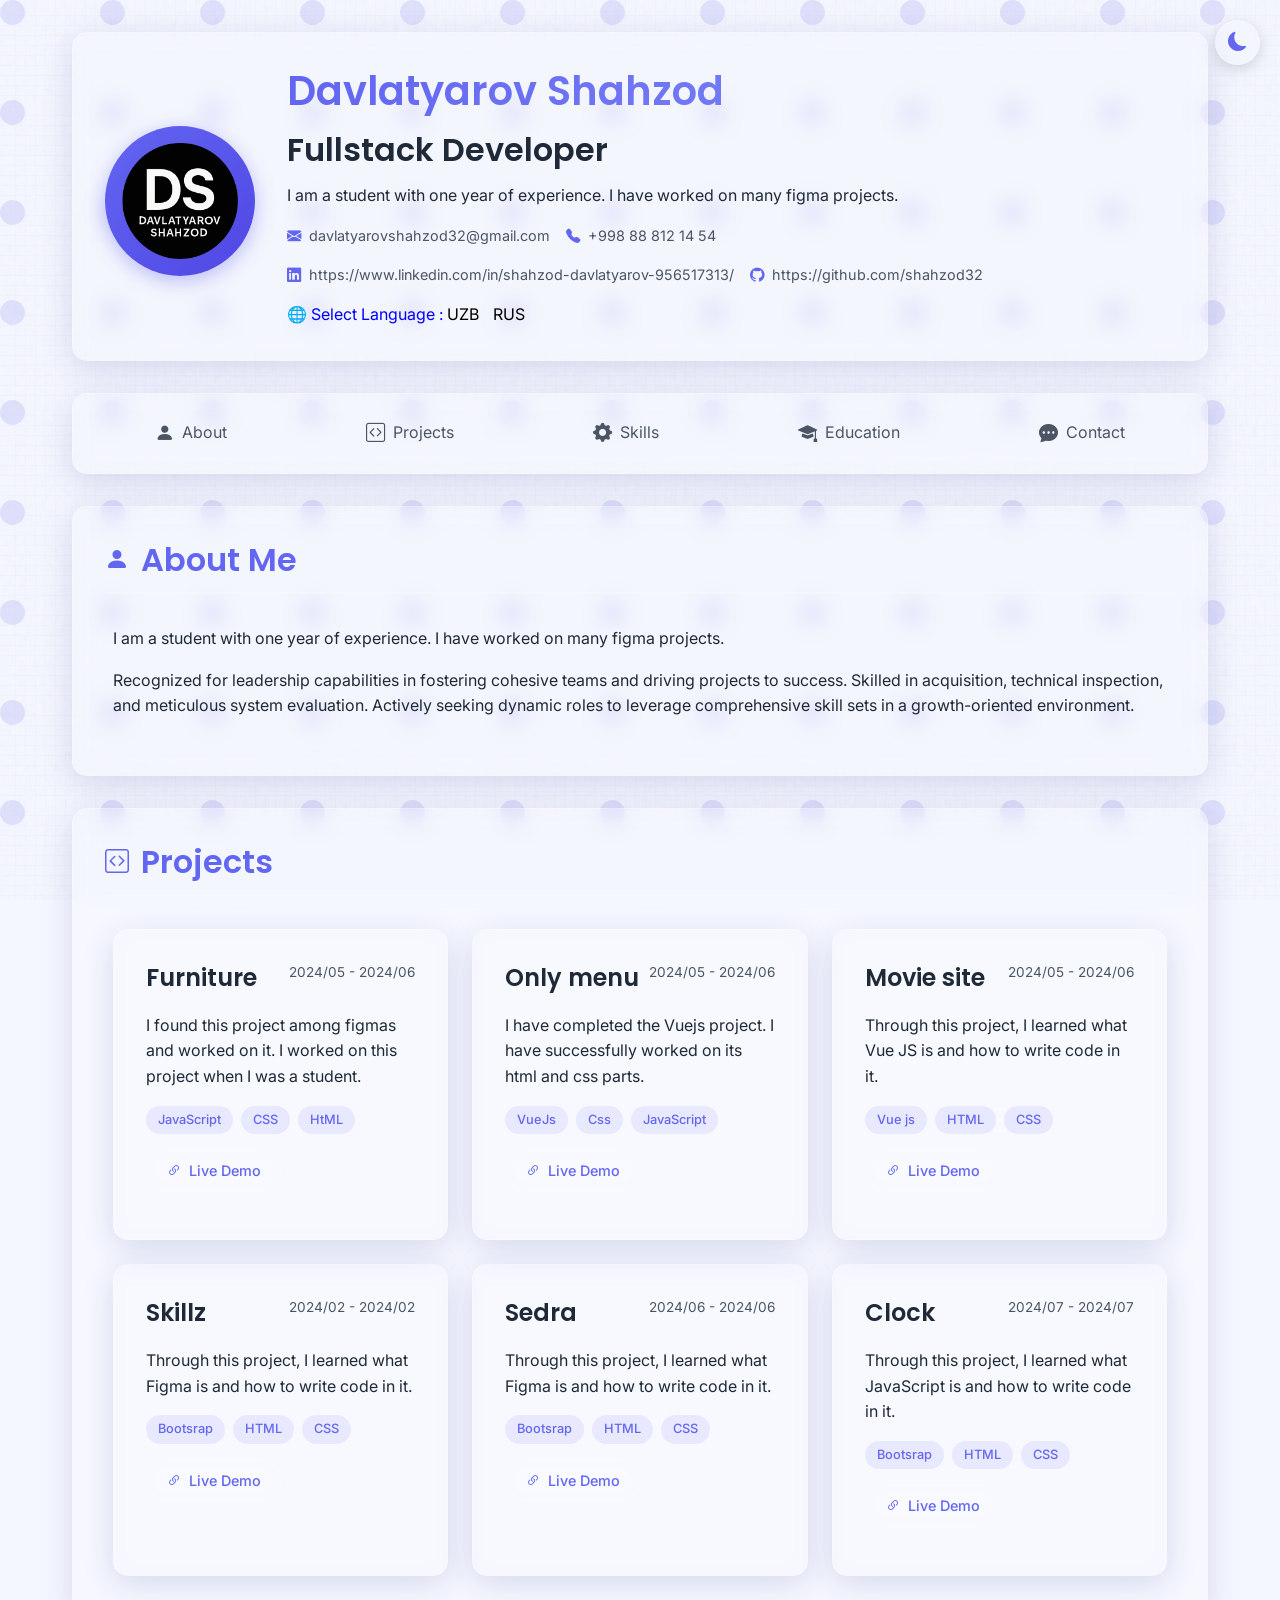
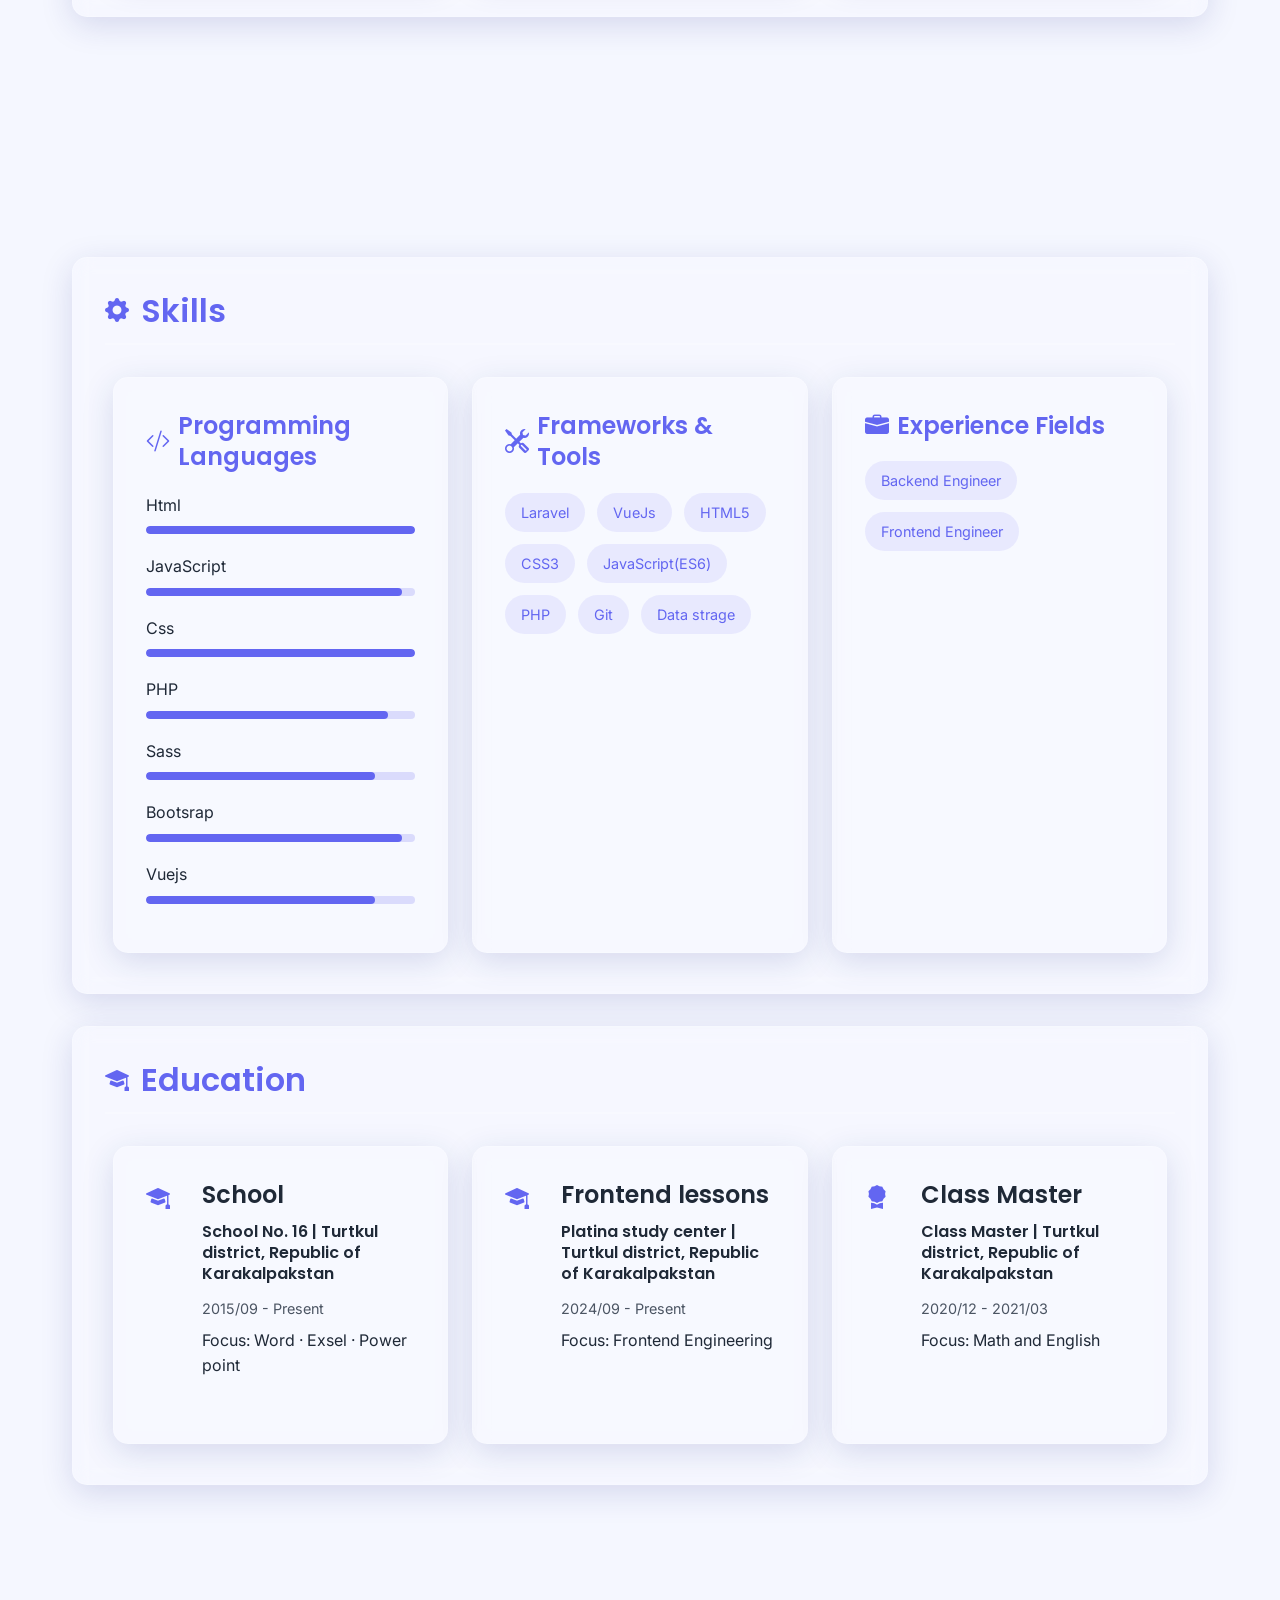
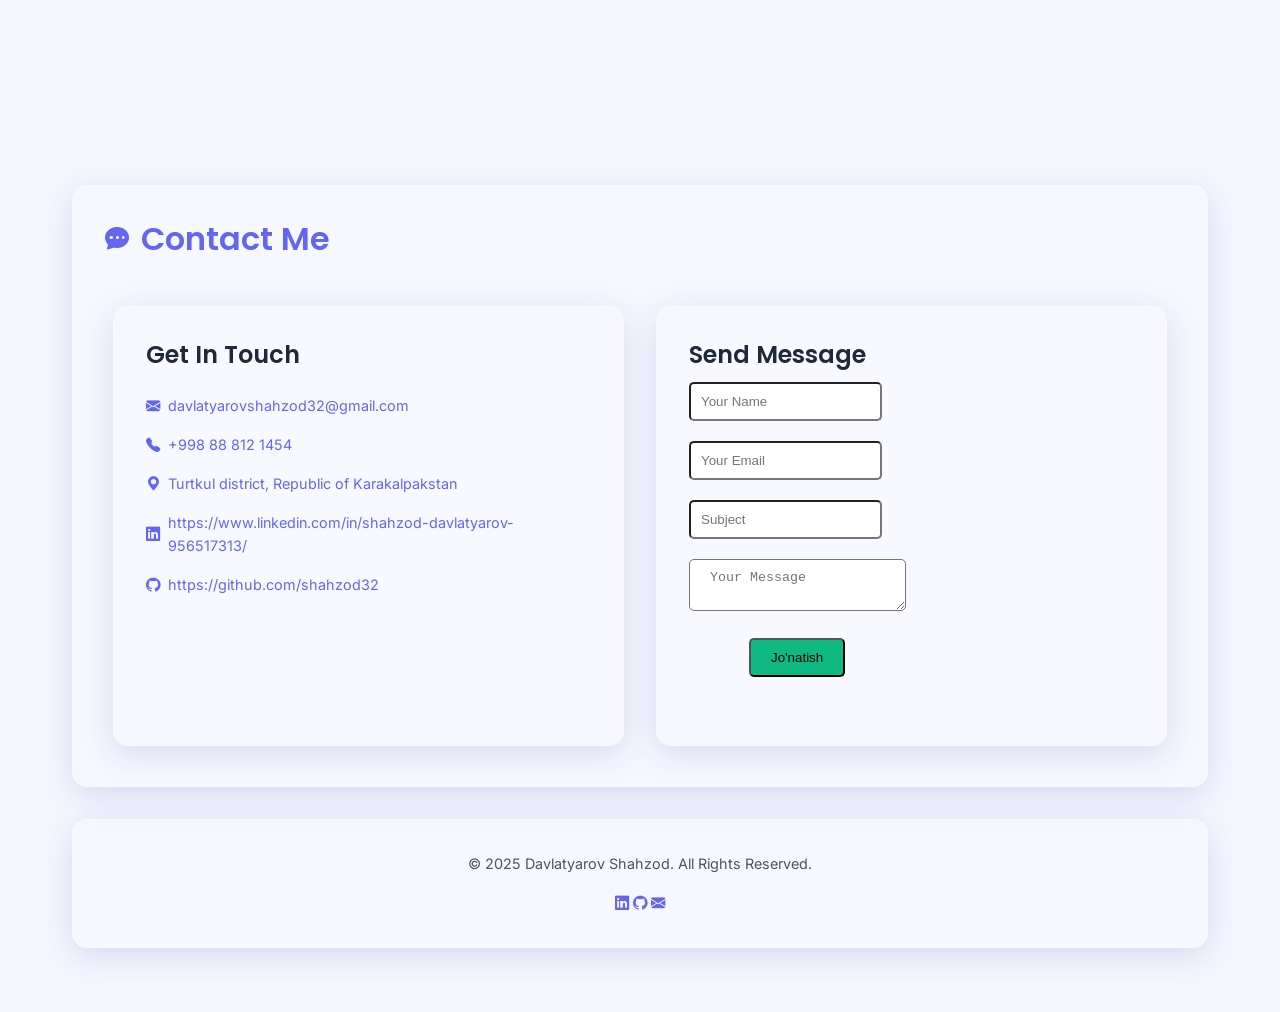
<file: index.html>
<!DOCTYPE html>
 <html lang="en">
 
 <head>
   <meta charset="UTF-8">
   <meta name="viewport" content="width=device-width, initial-scale=1.0">
   <title>Davlatyarov Shahzod | Fullstack Developer</title>
   <link rel="stylesheet" href="https://cdn.jsdelivr.net/npm/bootstrap-icons@1.11.3/font/bootstrap-icons.min.css">
   <link rel="stylesheet" href="style.css">
   <link rel="shortcut icon" href="./icon.png" type="">
 </head>
 
 <body>
   <div class="noise"></div>
   <div class="container">
    
     <header class="glass-card">
       <div class="profile-section">
         <div class="profile-image">
           <div class="avatar"><img src="./Adobe Express - file.png" alt=""></div>
         </div>
         <div class="profile-details">
           <h1>Davlatyarov Shahzod</h1>

           <h2>Fullstack Developer</h2>
           <p>I am a student with one year of experience. I have worked on many figma projects.</p>
           <div class="contact-links">
             <a href="mailto:davlatyarovshahzod32@gmail.com" class="contact-item">
               <i class="bi bi-envelope-fill"></i>
               <span>davlatyarovshahzod32@gmail.com</span>
             </a>
             <a href="tel:+998 88 812 14 54" class="contact-item">
               <i class="bi bi-telephone-fill"></i>
               <span>+998 88 812 14 54</span>
             </a>
             <a href="https://www.linkedin.com/feed/" target="_blank" class="contact-item">
               <i class="bi bi-linkedin"></i>
               <span>https://www.linkedin.com/in/shahzod-davlatyarov-956517313/</span>
             </a>
             <a href="https://github.com/shahzod32" target="_blank" class="contact-item">
               <i class="bi bi-github"></i>
               <span>https://github.com/shahzod32</span>
             </a>
            <li class="fdfs">🌐 Select <span>Language</span> :
              <a class="ds" href="./uzb.html">UZB</a>
              <a class="fs" href="./rus.html">RUS</a>
            </li>
            
           </div>
         </div>
       </div>
     </header>
 
     <!-- Navigation -->
     <nav class="glass-nav">
       <ul>
         <li><a href="#about" class="active"><i class="bi bi-person-fill"></i> About</a></li>
         <!-- <li><a href="#experience"><i class="bi bi-briefcase-fill"></i> Experience</a></li> -->
         <li><a href="#projects"><i class="bi bi-code-square"></i> Projects</a></li>
         <li><a href="#skills"><i class="bi bi-gear-fill"></i> Skills</a></li>
         <li><a href="#education"><i class="bi bi-mortarboard-fill"></i> Education</a></li>
         <li><a href="#contact"><i class="bi bi-chat-dots-fill"></i> Contact</a></li>
       </ul>
     </nav>
 
     <!-- Main Content -->
     <main>
       <!-- About Section -->
       <section id="about" class="glass-card section-card">
         <h2 class="section-title"><i class="bi bi-person-fill"></i> About Me</h2>
         <div class="section-content">
           <p>I am a student with one year of experience. I have worked on many figma projects.</p>
           <p>Recognized for leadership capabilities in fostering cohesive teams and driving projects to success. Skilled in acquisition, technical inspection, and meticulous system evaluation. Actively seeking dynamic roles to leverage comprehensive skill sets in a growth-oriented environment.</p>
         </div>
       </section>
 
     
 
       <!-- Projects Section -->
       <section id="projects" class="glass-card section-card">
         <h2 class="section-title"><i class="bi bi-code-square"></i> Projects</h2>
         <div class="section-content">
           <div class="projects-grid">
             <!-- Project 1 -->
             <div class="project-card glass-inner-card">
               <div class="project-header">
                 <h3>Furniture</h3>
                 <span class="project-date">2024/05 - 2024/06</span>
               </div>
               <p>I found this project among figmas and worked on it. I worked on this project when I was a student.</p>
               <div class="badges">
                 <span class="badge">JavaScript</span>
                 <span class="badge">CSS</span>
                 <span class="badge">HtML</span>
               
               </div>
               <div class="project-links">
                 <a href="https://room-pi-vert.vercel.app/" target="_blank" class="glass-button"><i class="bi bi-link-45deg"></i> Live Demo</a>
               </div>
             </div>
 
             <!-- Project 2 -->
             <div class="project-card glass-inner-card">
               <div class="project-header">
                 <h3>Only menu</h3>
                 <span class="project-date">2024/05 - 2024/06</span>
               </div>
               <p>I have completed the Vuejs project. I have successfully worked on its html and css parts.</p>
               <div class="badges">
                 <span class="badge">VueJs</span>
                 <span class="badge">Css</span>
                 <span class="badge">JavaScript</span>
                
               </div>
               <div class="project-links">
                 <a href="https://mc-burger00.vercel.app" target="_blank" class="glass-button"><i class="bi bi-link-45deg"></i> Live Demo</a>
               </div>
             </div>
 
             <!-- Project 3 -->
             <div class="project-card glass-inner-card">
               <div class="project-header">
                 <h3>Movie site</h3>
                 <span class="project-date">2024/05 - 2024/06</span>
               </div>
               <p>
                Through this project, I learned what Vue JS is and how to write code in it.</p>
               <div class="badges">
                 <span class="badge">Vue js</span>
                 <span class="badge">HTML</span>
                 <span class="badge">CSS </span>
               </div>
               <div class="project-links">
                 <a href="https://iltimos-mauve.vercel.app/" target="_blank" class="glass-button"><i class="bi bi-link-45deg"></i> Live Demo</a>
               </div>
             </div>
             <div class="project-card glass-inner-card">
               <div class="project-header">
                 <h3>Skillz</h3>
                 <span class="project-date">2024/02 - 2024/02</span>
               </div>
               <p>
                Through this project, I learned what Figma is and how to write code in it.</p>
               <div class="badges">
                 <span class="badge">Bootsrap</span>
                 <span class="badge">HTML</span>
                 <span class="badge">CSS </span>
               </div>
               <div class="project-links">
                 <a href="https://xudoshukursimplee.netlify.app/" target="_blank" class="glass-button"><i class="bi bi-link-45deg"></i> Live Demo</a>
               </div>
             </div>
             <div class="project-card glass-inner-card">
               <div class="project-header">
                 <h3>Sedra</h3>
                 <span class="project-date">2024/06 - 2024/06</span>
               </div>
               <p>
                Through this project, I learned what Figma is and how to write code in it.</p>
               <div class="badges">
                 <span class="badge">Bootsrap</span>
                 <span class="badge">HTML</span>
                 <span class="badge">CSS </span>
               </div>
               <div class="project-links">
                 <a href="https://xudoshukurseedra.netlify.app/" target="_blank" class="glass-button"><i class="bi bi-link-45deg"></i>Live Demo</a>
               </div>
             </div>
             <div class="project-card glass-inner-card">
               <div class="project-header">
                 <h3>Clock</h3>
                 <span class="project-date">2024/07 - 2024/07</span>
               </div>
               <p>
                Through this project, I learned what JavaScript is and how to write code in it.</p>
               <div class="badges">
                 <span class="badge">Bootsrap</span>
                 <span class="badge">HTML</span>
                 <span class="badge">CSS </span>
               </div>
               <div class="project-links">
                 <a href="https://xudoshukurclock.netlify.app/" target="_blank" class="glass-button"><i class="bi bi-link-45deg"></i> Live Demo</a>
               </div>
             </div>
 
             
             
           </div>
         </div>
       </section>
 
      
       
 
       <!-- Skills Section -->
       <section id="skills" class="glass-card section-card">
         <h2 class="section-title"><i class="bi bi-gear-fill"></i> Skills</h2>
         <div class="section-content">
           <div class="skills-container">
             <!-- Programming Languages -->
             <div class="skill-category glass-inner-card">
               <h3><i class="bi bi-code-slash"></i> Programming Languages</h3>
               <div class="skill-items">
                 <div class="skill-item">Html <div class="skill-level" data-level="100"></div>
                 </div>
                 <div class="skill-item">JavaScript <div class="skill-level" data-level="95"></div>
                 </div>
                 <div class="skill-item">Css <div class="skill-level" data-level="100"></div>
                 </div>
                 <div class="skill-item">PHP <div class="skill-level" data-level="90"></div>
                 </div>
                 <div class="skill-item">Sass <div class="skill-level" data-level="85"></div>
                 </div>
                 <div class="skill-item">Bootsrap <div class="skill-level" data-level="95"></div>
                 </div>
                 <div class="skill-item">Vuejs <div class="skill-level" data-level="85"></div>
                 </div>
               </div>
             </div>
 
             <!-- Frameworks and Tools -->
             <div class="skill-category glass-inner-card">
               <h3><i class="bi bi-tools"></i> Frameworks & Tools</h3>
               <div class="skill-tags">
                 <span class="skill-tag">Laravel</span>
                 <span class="skill-tag">VueJs</span>
                 <span class="skill-tag">HTML5</span>
                 <span class="skill-tag">CSS3</span>
                 <span class="skill-tag">JavaScript(ES6)</span>
                 <span class="skill-tag">PHP</span>
                 <span class="skill-tag">Git</span>
                 <span class="skill-tag">Data strage</span>

               </div>
             </div>
 
            
 
             <!-- Experience Fields -->
             <div class="skill-category glass-inner-card">
               <h3><i class="bi bi-briefcase-fill"></i> Experience Fields</h3>
               <div class="skill-tags">
                 

                 <span class="skill-tag">Backend Engineer</span>
                 <span class="skill-tag">Frontend Engineer</span>
                 
                 
           
               </div>
             </div>
 

           </div>
         </div>
       </section>
 
     
       <section id="education" class="glass-card section-card">
         <h2 class="section-title"><i class="bi bi-mortarboard-fill"></i> Education</h2>
         <div class="section-content">
           <div class="education-grid">
             <!-- Education 1 -->
             <div class="education-card glass-inner-card">
               <div class="education-icon">
                 <i class="bi bi-mortarboard-fill"></i>
               </div>
               <div class="education-details">
                 <h3>School</h3>
                 <h4>School No. 16 | Turtkul district, Republic of Karakalpakstan</h4>
                 <div class="education-date">2015/09 - Present</div>
              
                 <p>Focus: Word · Exsel · Power point </p>
               </div>
             </div>
 
             <!-- Education 2 -->
             <div class="education-card glass-inner-card">
               <div class="education-icon">
                 <i class="bi bi-mortarboard-fill"></i>
               </div>
               <div class="education-details">
                 <h3>Frontend lessons</h3>
                 <h4>Platina study center | Turtkul district, Republic of Karakalpakstan</h4>
                 <div class="education-date">2024/09 - Present</div>
                 
                 <p>Focus: Frontend Engineering</p>
               </div>
             </div>
 
             <!-- Training -->
             <div class="education-card glass-inner-card">
               <div class="education-icon">
                 <i class="bi bi-award-fill"></i>
               </div>
               <div class="education-details">
                 <h3>Class Master</h3>
                 <h4>Class Master | Turtkul district, Republic of Karakalpakstan</h4>
                 <div class="education-date">2020/12 - 2021/03</div>
                 <p>Focus: Math and English</p>
               </div>
             </div>
 

           </div>
         </div>
       </section>
 
       <!-- Contact Section -->
       <section id="contact" class="glass-card section-card">
         <h2 class="section-title"><i class="bi bi-chat-dots-fill"></i> Contact Me</h2>
         <div class="section-content">
           <div class="contact-wrapper">
             <div class="contact-info glass-inner-card">
               <h3>Get In Touch</h3>
               <div class="contact-items">
                 <div class="contact-item">
                   <i class="bi bi-envelope-fill"></i>
                   <a href="mailto:davlatyarovshahzod32@gmail.com">davlatyarovshahzod32@gmail.com</a>
                 </div>
                 <div class="contact-item">
                   <i class="bi bi-telephone-fill"></i>
                   <a href="tel:+998 88 812 1454">+998 88 812 1454</a>
                 </div>
                 <div class="contact-item">
                   <i class="bi bi-geo-alt-fill"></i>
                   <span><a href="https://maps.app.goo.gl/aL4dY6DNw5ZuT6Kt7">Turtkul district, Republic of Karakalpakstan</a></span>
                 </div>
                 <div class="contact-item">
                   <i class="bi bi-linkedin"></i>
                   <a href="https://www.linkedin.com/feed/" target="_blank">https://www.linkedin.com/in/shahzod-davlatyarov-956517313/</a>
                 </div>
                 <div class="contact-item">
                   <i class="bi bi-github"></i>
                   <a href="https://github.com/shahzod32" target="_blank">https://github.com/shahzod32</a>
                 </div>
               </div>
             </div>
 
             <div class="contact-form glass-inner-card">
               <h3>Send Message</h3>
               <form id="contactForm">
                 <div class="form-group">
                   <input class="se" type="text" id="name" placeholder="Your Name" required>
                 </div>
                 <div class="form-group">
                   <input class="se" type="email" id="email" placeholder="Your Email" required>
                 </div>
                 <div class="form-group">
                   <input class="se" type="text" id="subject" placeholder="Subject" required>
                 </div>
                 <div class="form-group">
                   <textarea class="sew" id="message" placeholder="Your Message" required></textarea>
                 </div>
                 <div class="form-group">
                  <button class="see">Jo'natish</button>
                 </div>
                 <!--<button type="submit" class="glass-button">Send Message</button> -->
               </form>
             </div>
           </div>
         </div>
       </section>
     </main>
 
     <!-- Footer -->
     <footer class="glass-card">
       <div class="footer-content">
         <div class="footer-text">
           <p>&copy; 2025 Davlatyarov Shahzod. All Rights Reserved.</p>
         </div>
         <div class="social-links">
           <a href="https://www.linkedin.com/feed/" target="_blank"><i class="bi bi-linkedin"></i></a>
           <a href="https://github.com/shahzod32" target="_blank"><i class="bi bi-github"></i></a>
           
           <a href="mailto:davlatyarovshahzod32@gmail.com"><i class="bi bi-envelope-fill"></i></a>
         </div>
       </div>
     </footer>
   </div>
 
   <script src="main.js"></script>
 </body>
 
 </html>
</file>
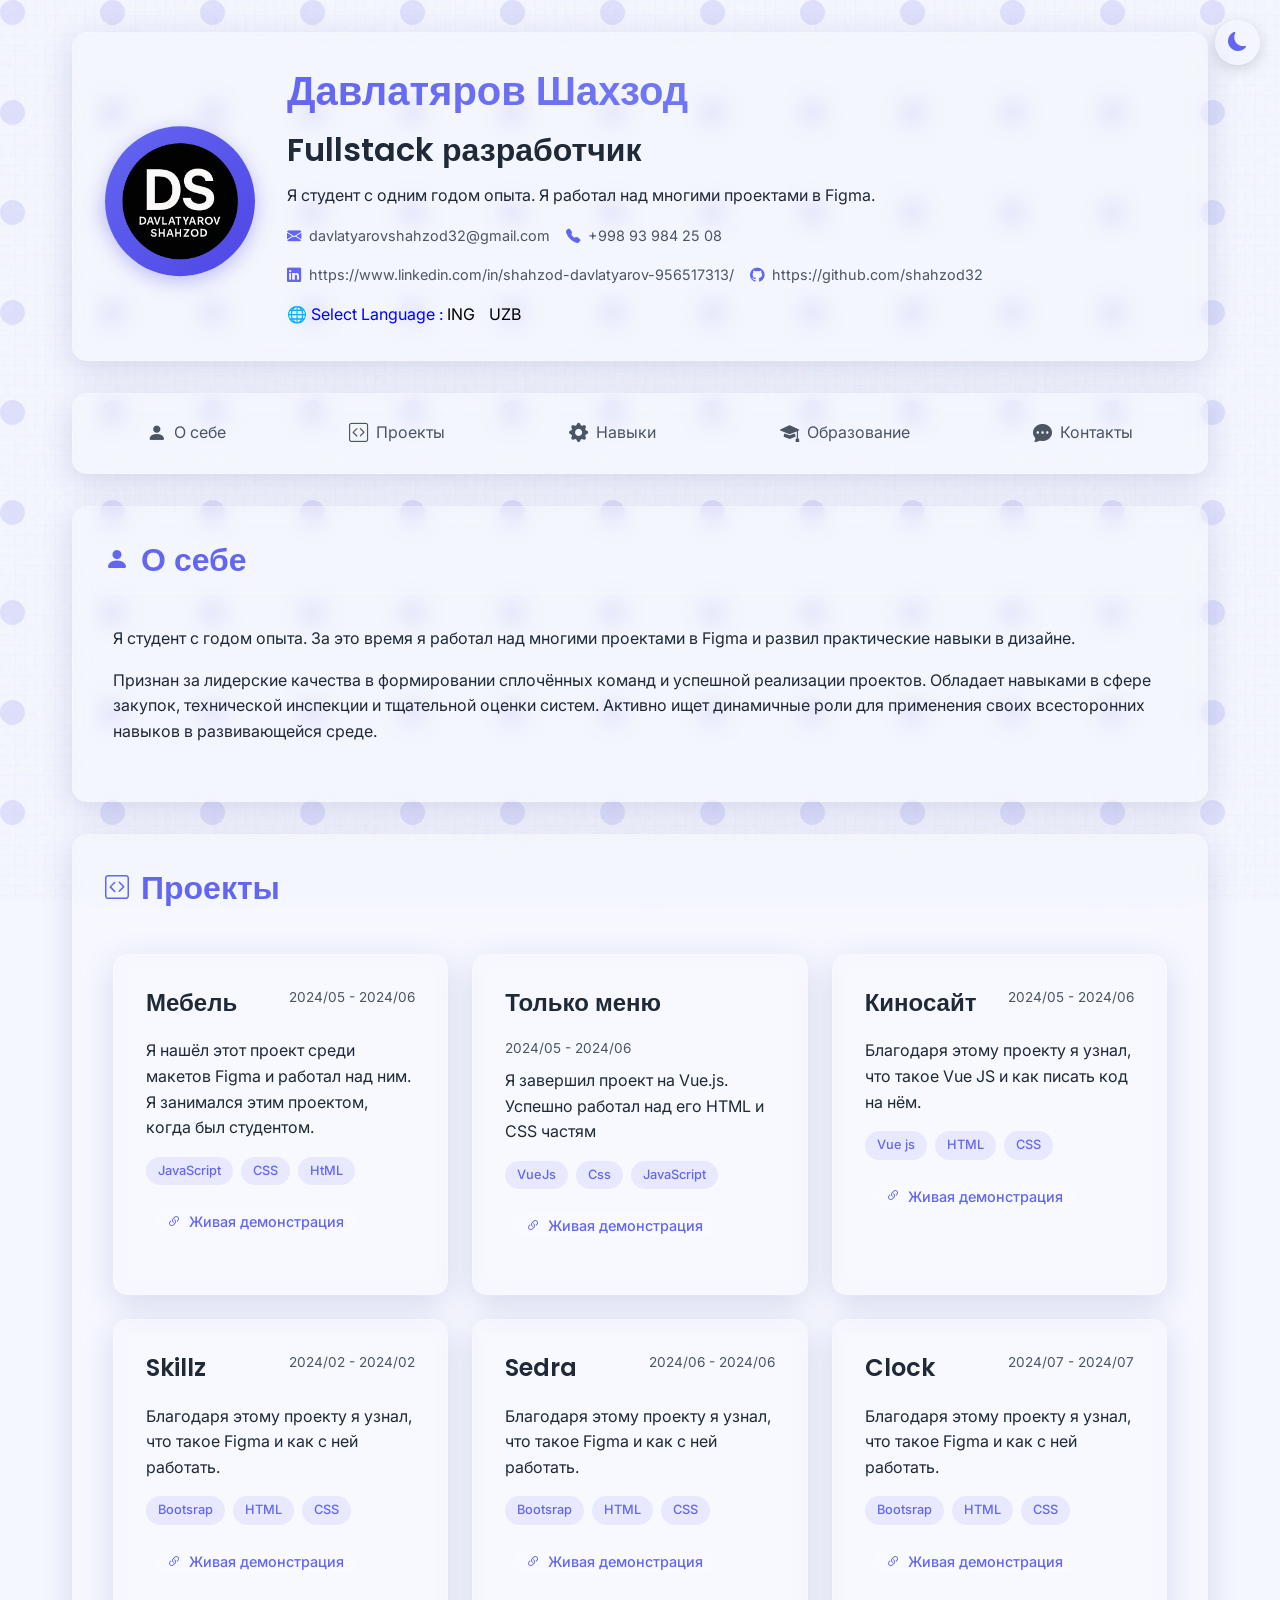
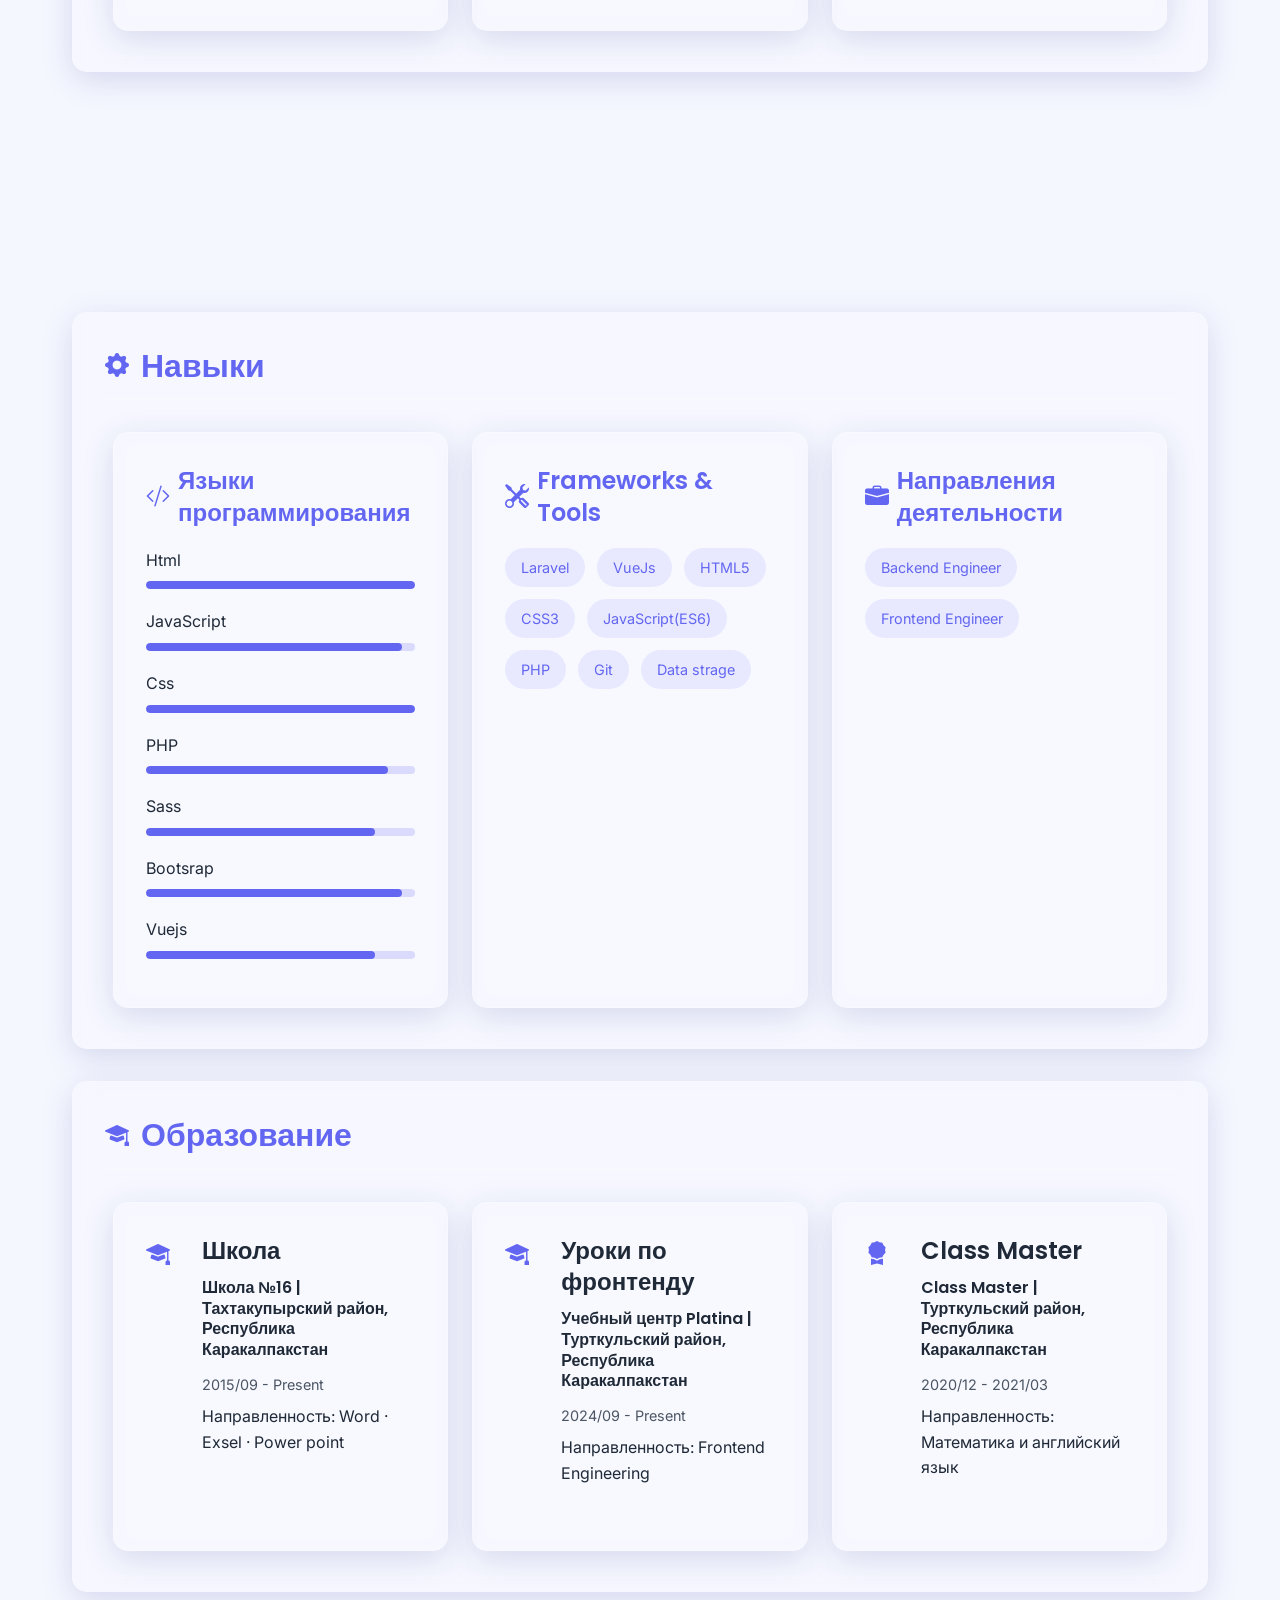
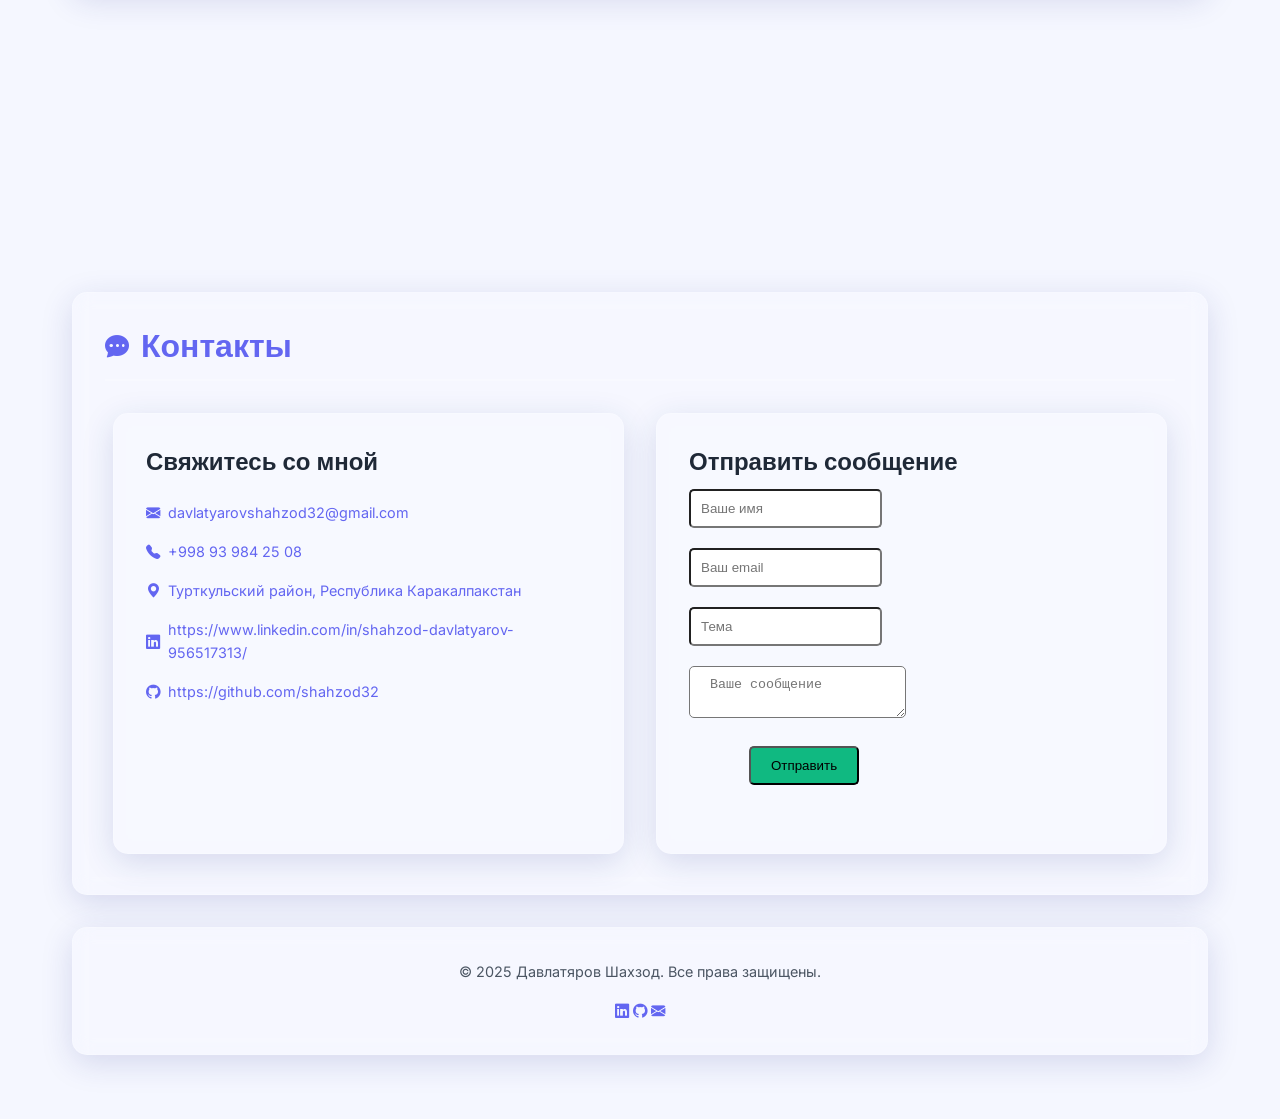
<file: rus.html>
<!DOCTYPE html>
 <html lang="en">
 
 <head>
   <meta charset="UTF-8">
   <meta name="viewport" content="width=device-width, initial-scale=1.0">
   <title>Давлатяров Шахзод | Fullstack разработчик</title>
   <link rel="stylesheet" href="https://cdn.jsdelivr.net/npm/bootstrap-icons@1.11.3/font/bootstrap-icons.min.css">
   <link rel="stylesheet" href="rus.css">
   <link rel="shortcut icon" href="./icon.png" type="">
 </head>
 
 <body>
   <div class="noise"></div>
   <div class="container">
    
     <header class="glass-card">
       <div class="profile-section">
         <div class="profile-image">
           <div class="avatar"><img src="./Adobe Express - file.png" alt=""></div>
         </div>
         <div class="profile-details">
           <h1>Давлатяров Шахзод</h1>
           <h2>Fullstack разработчик</h2>
           <p>Я студент с одним годом опыта. Я работал над многими проектами в Figma.</p>
           <div class="contact-links">
             <a href="mailto:davlatyarovshahzod32@gmail.com" class="contact-item">
               <i class="bi bi-envelope-fill"></i>
               <span>davlatyarovshahzod32@gmail.com</span>
             </a>
             <a href="tel:+998 88 812 14 54" class="contact-item">
               <i class="bi bi-telephone-fill"></i>
               <span>+998 93 984 25 08</span>
             </a>
             <a href="https://www.linkedin.com/feed/" target="_blank" class="contact-item">
               <i class="bi bi-linkedin"></i>
               <span>https://www.linkedin.com/in/shahzod-davlatyarov-956517313/</span>
             </a>
             <a href="https://github.com/shahzod32" target="_blank" class="contact-item">
               <i class="bi bi-github"></i>
               <span>https://github.com/shahzod32</span>
             </a>
            <li class="fdfs">🌐 Select <span>Language</span> :
              <a class="ds" href="./index.html">ING</a>
              <a class="fs" href="./uzb.css">UZB</a>
            </li>
            
           </div>
         </div>
       </div>
     </header>
 
     <!-- Navigation -->
     <nav class="glass-nav">
       <ul>
         <li><a href="#about" class="active"><i class="bi bi-person-fill"></i>О себе</a></li>
         <!-- <li><a href="#experience"><i class="bi bi-briefcase-fill"></i> Experience</a></li> -->
         <li><a href="#projects"><i class="bi bi-code-square"></i> Проекты</a></li>
         <li><a href="#skills"><i class="bi bi-gear-fill"></i> Навыки</a></li>
         <li><a href="#education"><i class="bi bi-mortarboard-fill"></i> Образование</a></li>
         <li><a href="#contact"><i class="bi bi-chat-dots-fill"></i> Контакты</a></li>
       </ul>
     </nav>
 
     <!-- Main Content -->
     <main>
       <!-- About Section -->
       <section id="about" class="glass-card section-card">
         <h2 class="section-title"><i class="bi bi-person-fill"></i> О себе</h2>
         <div class="section-content">
           <p>Я студент с годом опыта. За это время я работал над многими проектами в Figma и развил практические навыки в дизайне.</p>
           <p>Признан за лидерские качества в формировании сплочённых команд и успешной реализации проектов. Обладает навыками в сфере закупок, технической инспекции и тщательной оценки систем. Активно ищет динамичные роли для применения своих всесторонних навыков в развивающейся среде.</p>
         </div>
       </section>
 
     
 
       <!-- Projects Section -->
       <section id="projects" class="glass-card section-card">
         <h2 class="section-title"><i class="bi bi-code-square"></i> Проекты</h2>
         <div class="section-content">
           <div class="projects-grid">
             <!-- Project 1 -->
             <div class="project-card glass-inner-card">
               <div class="project-header">
                 <h3>Мебель</h3>
                 <span class="project-date">2024/05 - 2024/06</span>
               </div>
               <p>Я нашёл этот проект среди макетов Figma и работал над ним. Я занимался этим проектом, когда был студентом.</p>
               <div class="badges">
                 <span class="badge">JavaScript</span>
                 <span class="badge">CSS</span>
                 <span class="badge">HtML</span>
               
               </div>
               <div class="project-links">
                 <a href="https://room-pi-vert.vercel.app/" target="_blank" class="glass-button"><i class="bi bi-link-45deg"></i> Живая демонстрация</a>
               </div>
             </div>
 
             <!-- Project 2 -->
             <div class="project-card glass-inner-card">
               <div class="project-header">
                 <h3>Только меню</h3>
                 <span class="project-date">2024/05 - 2024/06</span>
               </div>
               <p>Я завершил проект на Vue.js. Успешно работал над его HTML и CSS частям</p>
               <div class="badges">
                 <span class="badge">VueJs</span>
                 <span class="badge">Css</span>
                 <span class="badge">JavaScript</span>
                
               </div>
               <div class="project-links">
                 <a href="https://mc-burger00.vercel.app" target="_blank" class="glass-button"><i class="bi bi-link-45deg"></i> Живая демонстрация</a>
               </div>
             </div>
 
             <!-- Project 3 -->
             <div class="project-card glass-inner-card">
               <div class="project-header">
                 <h3>Киносайт</h3>
                 <span class="project-date">2024/05 - 2024/06</span>
               </div>
               <p>
                Благодаря этому проекту я узнал, что такое Vue JS и как писать код на нём.</p>
               <div class="badges">
                 <span class="badge">Vue js</span>
                 <span class="badge">HTML</span>
                 <span class="badge">CSS </span>
               </div>
               <div class="project-links">
                 <a href="https://iltimos-mauve.vercel.app/" target="_blank" class="glass-button"><i class="bi bi-link-45deg"></i> Живая демонстрация</a>
               </div>
             </div>
             <div class="project-card glass-inner-card">
               <div class="project-header">
                 <h3>Skillz</h3>
                 <span class="project-date">2024/02 - 2024/02</span>
               </div>
               <p>
                Благодаря этому проекту я узнал, что такое Figma и как с ней работать.</p>
               <div class="badges">
                 <span class="badge">Bootsrap</span>
                 <span class="badge">HTML</span>
                 <span class="badge">CSS </span>
               </div>
               <div class="project-links">
                 <a href="https://xudoshukursimplee.netlify.app/" target="_blank" class="glass-button"><i class="bi bi-link-45deg"></i> Живая демонстрация</a>
               </div>
             </div>
             <div class="project-card glass-inner-card">
               <div class="project-header">
                 <h3>Sedra</h3>
                 <span class="project-date">2024/06 - 2024/06</span>
               </div>
               <p>
                Благодаря этому проекту я узнал, что такое Figma и как с ней работать.</p>
               <div class="badges">
                 <span class="badge">Bootsrap</span>
                 <span class="badge">HTML</span>
                 <span class="badge">CSS </span>
               </div>
               <div class="project-links">
                 <a href="https://xudoshukurseedra.netlify.app/" target="_blank" class="glass-button"><i class="bi bi-link-45deg"></i>Живая демонстрация</a>
               </div>
             </div>
             <div class="project-card glass-inner-card">
               <div class="project-header">
                 <h3>Clock</h3>
                 <span class="project-date">2024/07 - 2024/07</span>
               </div>
               <p>
                Благодаря этому проекту я узнал, что такое Figma и как с ней работать.</p>
               <div class="badges">
                 <span class="badge">Bootsrap</span>
                 <span class="badge">HTML</span>
                 <span class="badge">CSS </span>
               </div>
               <div class="project-links">
                 <a href="https://xudoshukurclock.netlify.app/" target="_blank" class="glass-button"><i class="bi bi-link-45deg"></i> Живая демонстрация</a>
               </div>
             </div>
 
             
             
           </div>
         </div>
       </section>
 
      
       
 
       <!-- Skills Section -->
       <section id="skills" class="glass-card section-card">
         <h2 class="section-title"><i class="bi bi-gear-fill"></i> Навыки</h2>
         <div class="section-content">
           <div class="skills-container">
             <!-- Programming Languages -->
             <div class="skill-category glass-inner-card">
               <h3><i class="bi bi-code-slash"></i> Языки программирования</h3>
               <div class="skill-items">
                 <div class="skill-item">Html <div class="skill-level" data-level="100"></div>
                 </div>
                 <div class="skill-item">JavaScript <div class="skill-level" data-level="95"></div>
                 </div>
                 <div class="skill-item">Css <div class="skill-level" data-level="100"></div>
                 </div>
                 <div class="skill-item">PHP <div class="skill-level" data-level="90"></div>
                 </div>
                 <div class="skill-item">Sass <div class="skill-level" data-level="85"></div>
                 </div>
                 <div class="skill-item">Bootsrap <div class="skill-level" data-level="95"></div>
                 </div>
                 <div class="skill-item">Vuejs <div class="skill-level" data-level="85"></div>
                 </div>
               </div>
             </div>
 
             <!-- Frameworks and Tools -->
             <div class="skill-category glass-inner-card">
               <h3><i class="bi bi-tools"></i> Frameworks & Tools</h3>
               <div class="skill-tags">
                 <span class="skill-tag">Laravel</span>
                 <span class="skill-tag">VueJs</span>
                 <span class="skill-tag">HTML5</span>
                 <span class="skill-tag">CSS3</span>
                 <span class="skill-tag">JavaScript(ES6)</span>
                 <span class="skill-tag">PHP</span>
                 <span class="skill-tag">Git</span>
                 <span class="skill-tag">Data strage</span>

               </div>
             </div>
 
            
 
             <!-- Experience Fields -->
             <div class="skill-category glass-inner-card">
               <h3><i class="bi bi-briefcase-fill"></i> Направления деятельности</h3>
               <div class="skill-tags">
                 

                 <span class="skill-tag">Backend Engineer</span>
                 <span class="skill-tag">Frontend Engineer</span>
                 
                 
           
               </div>
             </div>
 

           </div>
         </div>
       </section>
 
     
       <section id="education" class="glass-card section-card">
         <h2 class="section-title"><i class="bi bi-mortarboard-fill"></i> Образование</h2>
         <div class="section-content">
           <div class="education-grid">
             <!-- Education 1 -->
             <div class="education-card glass-inner-card">
               <div class="education-icon">
                 <i class="bi bi-mortarboard-fill"></i>
               </div>
               <div class="education-details">
                 <h3>Школа</h3>
                 <h4>Школа №16 | Тахтакупырский район, Республика Каракалпакстан</h4>
                 <div class="education-date">2015/09 - Present</div>
              
                 <p>Направленность: Word · Exsel · Power point </p>
               </div>
             </div>
 
             <!-- Education 2 -->
             <div class="education-card glass-inner-card">
               <div class="education-icon">
                 <i class="bi bi-mortarboard-fill"></i>
               </div>
               <div class="education-details">
                 <h3>Уроки по фронтенду</h3>
                 <h4>Учебный центр Platina | Турткульский район, Республика Каракалпакстан</h4>
                 <div class="education-date">2024/09 - Present</div>
                 
                 <p>Направленность: Frontend Engineering</p>
               </div>
             </div>
 
             <!-- Training -->
             <div class="education-card glass-inner-card">
               <div class="education-icon">
                 <i class="bi bi-award-fill"></i>
               </div>
               <div class="education-details">
                 <h3>Class Master</h3>
                 <h4>Class Master | Турткульский район, Республика Каракалпакстан</h4>
                 <div class="education-date">2020/12 - 2021/03</div>
                 <p>Направленность: Математика и английский язык</p>
               </div>
             </div>
 

           </div>
         </div>
       </section>
 
       <!-- Contact Section -->
       <section id="contact" class="glass-card section-card">
         <h2 class="section-title"><i class="bi bi-chat-dots-fill"></i> Контакты</h2>
         <div class="section-content">
           <div class="contact-wrapper">
             <div class="contact-info glass-inner-card">
               <h3>Свяжитесь со мной</h3>
               <div class="contact-items">
                 <div class="contact-item">
                   <i class="bi bi-envelope-fill"></i>
                   <a href="mailto:davlatyarovshahzod32@gmail.com">davlatyarovshahzod32@gmail.com</a>
                 </div>
                 <div class="contact-item">
                   <i class="bi bi-telephone-fill"></i>
                   <a href="tel:+998 88 812 1454">+998 93 984 25 08</a>
                 </div>
                 <div class="contact-item">
                   <i class="bi bi-geo-alt-fill"></i>
                   <span><a href="https://maps.app.goo.gl/aL4dY6DNw5ZuT6Kt7">Турткульский район, Республика Каракалпакстан</a></span>
                 </div>
                 <div class="contact-item">
                   <i class="bi bi-linkedin"></i>
                   <a href="https://www.linkedin.com/feed/" target="_blank">https://www.linkedin.com/in/shahzod-davlatyarov-956517313/</a>
                 </div>
                 <div class="contact-item">
                   <i class="bi bi-github"></i>
                   <a href="https://github.com/shahzod32" target="_blank">https://github.com/shahzod32</a>
                 </div>
               </div>
             </div>
 
             <div class="contact-form glass-inner-card">
               <h3>Отправить сообщение                                                                                                                                                                                                                                                                                                                                                      </h3>
               <form id="contactForm">
                 <div class="form-group">
                   <input class="se" type="text" id="name" placeholder="Ваше имя" required>
                 </div>
                 <div class="form-group">
                   <input class="se" type="email" id="email" placeholder="Ваш email" required>
                 </div>
                 <div class="form-group">
                   <input class="se" type="text" id="subject" placeholder="Тема" required>
                 </div>
                 <div class="form-group">
                   <textarea class="sew" id="message" placeholder="Ваше сообщение" required></textarea>
                 </div>
                 <div class="form-group">
                  <button class="see">Отправить</button>
                 </div>
                 <!--<button type="submit" class="glass-button">Send Message</button> -->
               </form>
             </div>
           </div>
         </div>
       </section>
     </main>
 
     <!-- Footer -->
     <footer class="glass-card">
       <div class="footer-content">
         <div class="footer-text">
           <p>&copy; 2025 Давлатяров Шахзод. Все права защищены.</p>
         </div>
         <div class="social-links">
           <a href="https://www.linkedin.com/feed/" target="_blank"><i class="bi bi-linkedin"></i></a>
           <a href="https://github.com/shahzod32" target="_blank"><i class="bi bi-github"></i></a>
           
           <a href="mailto:davlatyarovshahzod32@gmail.com"><i class="bi bi-envelope-fill"></i></a>
         </div>
       </div>
     </footer>
   </div>
 
   <script src="main.js"></script>
 </body>
 
 </html>
</file>
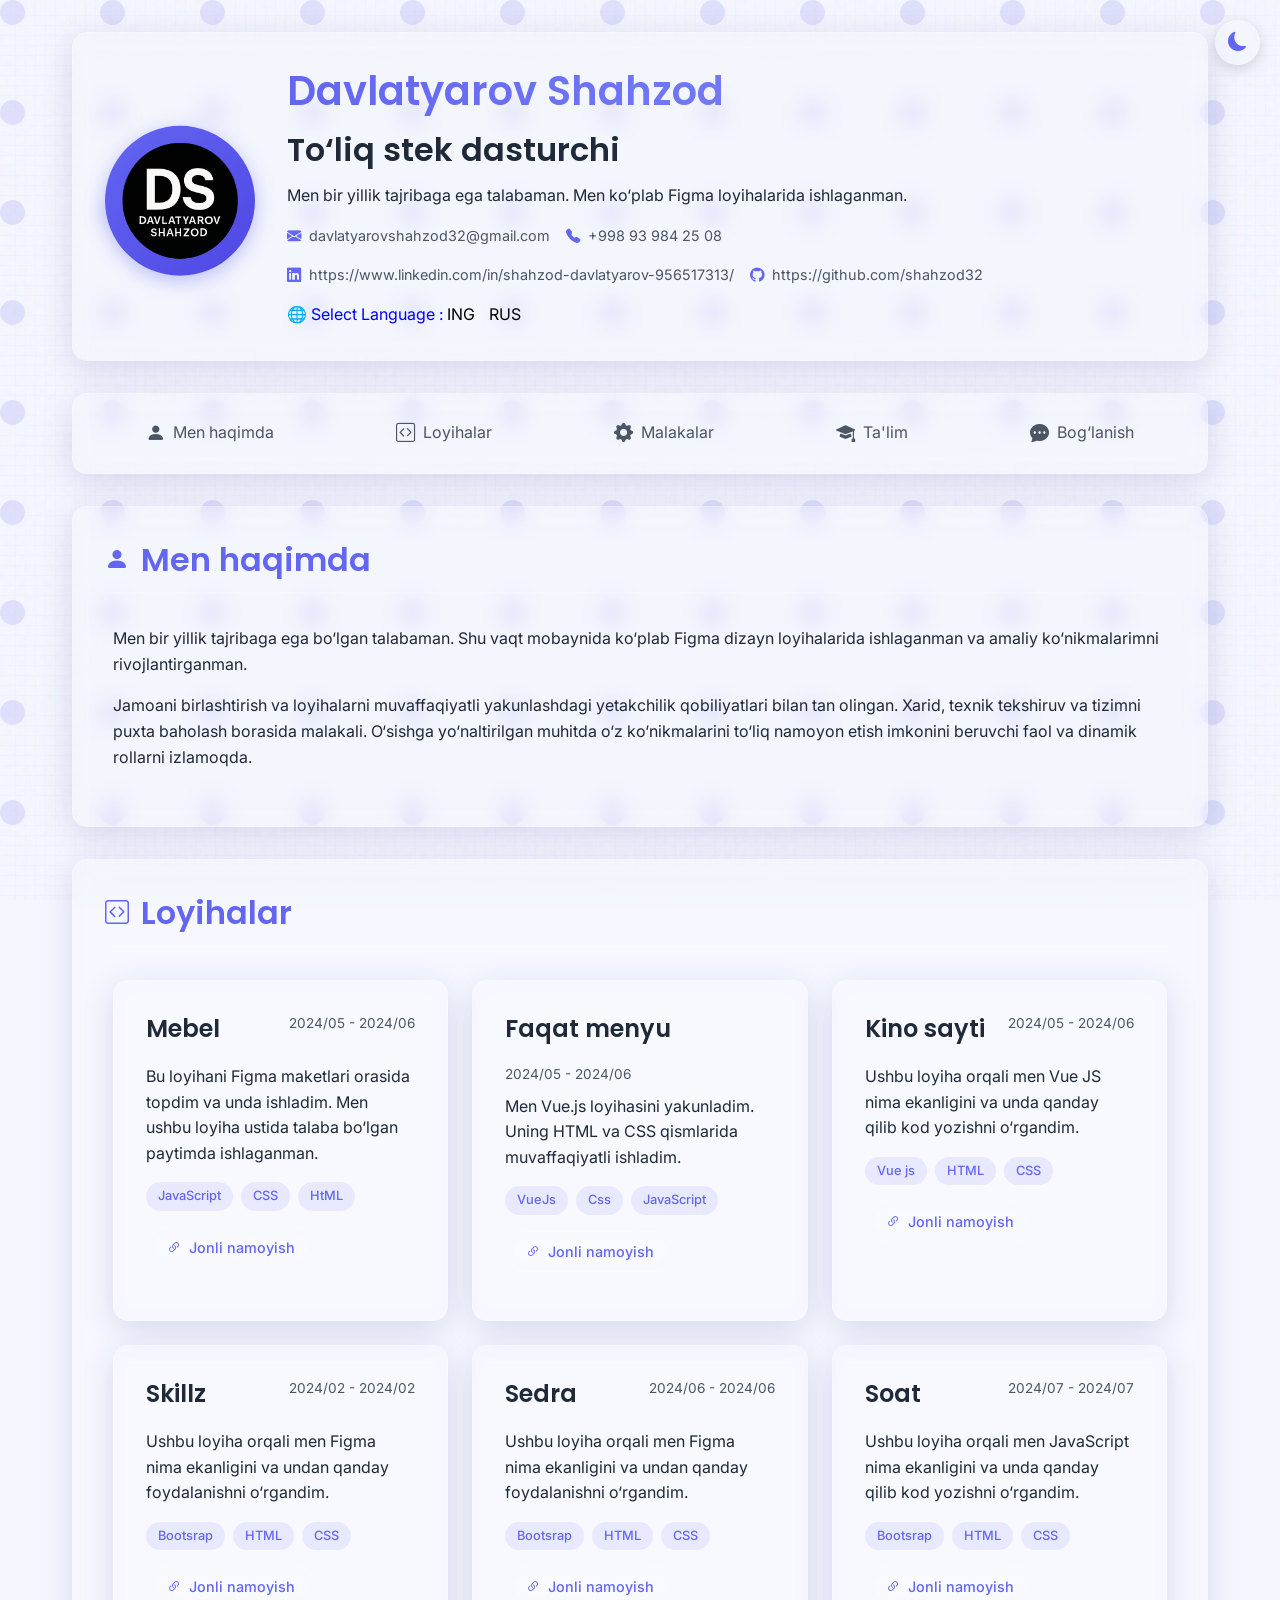
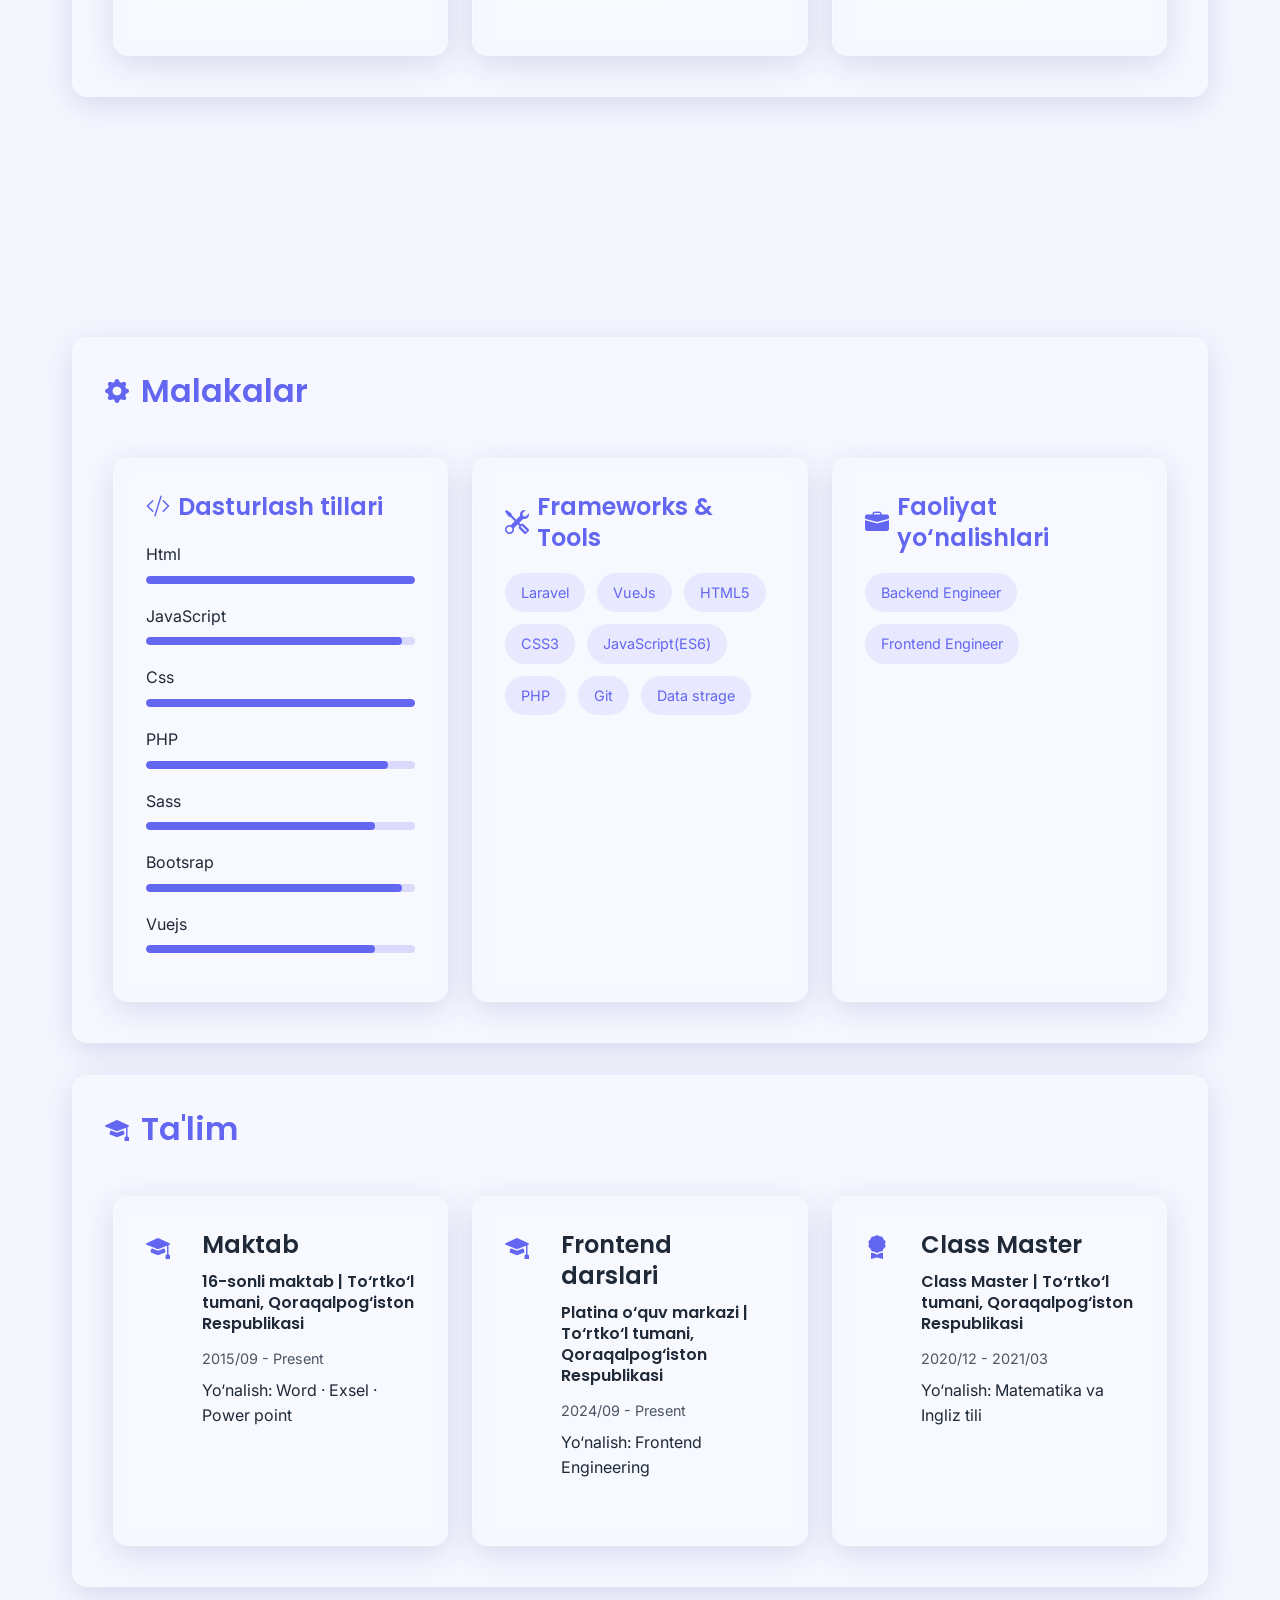
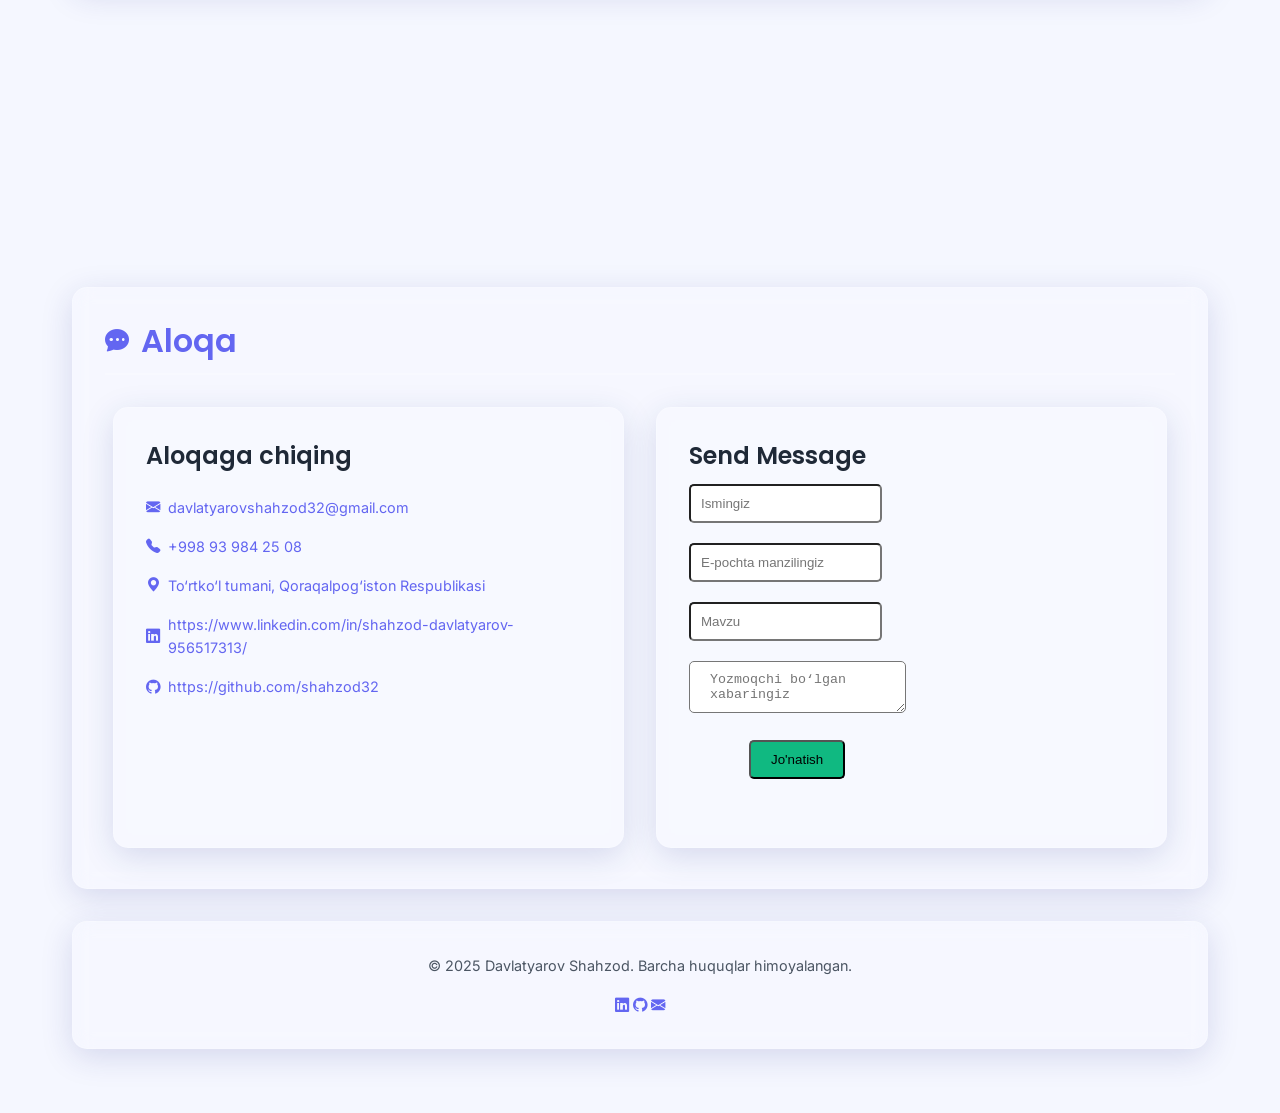
<file: uzb.html>
<!DOCTYPE html>
 <html lang="en">
 
 <head>
   <meta charset="UTF-8">
   <meta name="viewport" content="width=device-width, initial-scale=1.0">
   <title>Davlatyarov Shahzod | To‘liq stek dasturchi</title>
   <link rel="stylesheet" href="https://cdn.jsdelivr.net/npm/bootstrap-icons@1.11.3/font/bootstrap-icons.min.css">
   <link rel="stylesheet" href="uzb.css">
   <link rel="shortcut icon" href="./icon.png" type="">
 </head>
 
 <body>
   <div class="noise"></div>
   <div class="container">
    
     <header class="glass-card">
       <div class="profile-section">
         <div class="profile-image">
           <div class="avatar"><img src="./Adobe Express - file.png" alt=""></div>
         </div>
         <div class="profile-details">
           <h1>Davlatyarov Shahzod</h1>
           <h2>To‘liq stek dasturchi</h2>
           <p>Men bir yillik tajribaga ega talabaman. Men ko‘plab Figma loyihalarida ishlaganman.</p>
           <div class="contact-links">
             <a href="mailto:davlatyarovshahzod32@gmail.com" class="contact-item">
               <i class="bi bi-envelope-fill"></i>
               <span>davlatyarovshahzod32@gmail.com</span>
             </a>
             <a href="tel:+998 88 812 14 54" class="contact-item">
               <i class="bi bi-telephone-fill"></i>
               <span>+998 93 984 25 08 </span>
             </a>
             <a href="https://www.linkedin.com/feed/" target="_blank" class="contact-item">
               <i class="bi bi-linkedin"></i>
               <span>https://www.linkedin.com/in/shahzod-davlatyarov-956517313/</span>
             </a>
             <a href="https://github.com/shahzod32" target="_blank" class="contact-item">
               <i class="bi bi-github"></i>
               <span>https://github.com/shahzod32</span>
             </a>
            <li class="fdfs">🌐 Select <span>Language</span> :
              <a class="ds" href="./index.html">ING</a>
              <a class="fs" href="./rus.html">RUS</a>
            </li>
            
           </div>
         </div>
       </div>
     </header>
 
     <!-- Navigation -->
     <nav class="glass-nav">
       <ul>
         <li><a href="#about" class="active"><i class="bi bi-person-fill"></i> Men haqimda</a></li>
         <!-- <li><a href="#experience"><i class="bi bi-briefcase-fill"></i> Experience</a></li> -->
         <li><a href="#projects"><i class="bi bi-code-square"></i> Loyihalar</a></li>
         <li><a href="#skills"><i class="bi bi-gear-fill"></i> Malakalar</a></li>
         <li><a href="#education"><i class="bi bi-mortarboard-fill"></i> Ta'lim</a></li>
         <li><a href="#contact"><i class="bi bi-chat-dots-fill"></i> Bog‘lanish</a></li>
       </ul>
     </nav>
 
     <!-- Main Content -->
     <main>
       <!-- About Section -->
       <section id="about" class="glass-card section-card">
         <h2 class="section-title"><i class="bi bi-person-fill"></i> Men haqimda</h2>
         <div class="section-content">
           <p>Men bir yillik tajribaga ega bo‘lgan talabaman. Shu vaqt mobaynida ko‘plab Figma dizayn loyihalarida ishlaganman va amaliy ko‘nikmalarimni rivojlantirganman.</p>
           <p>Jamoani birlashtirish va loyihalarni muvaffaqiyatli yakunlashdagi yetakchilik qobiliyatlari bilan tan olingan. Xarid, texnik tekshiruv va tizimni puxta baholash borasida malakali. O‘sishga yo‘naltirilgan muhitda o‘z ko‘nikmalarini to‘liq namoyon etish imkonini beruvchi faol va dinamik rollarni izlamoqda.</p>
         </div>
       </section>
 
     
 
       <!-- Projects Section -->
       <section id="projects" class="glass-card section-card">
         <h2 class="section-title"><i class="bi bi-code-square"></i> Loyihalar</h2>
         <div class="section-content">
           <div class="projects-grid">
             <!-- Project 1 -->
             <div class="project-card glass-inner-card">
               <div class="project-header">
                 <h3>Mebel</h3>
                 <span class="project-date">2024/05 - 2024/06</span>
               </div>
               <p>Bu loyihani Figma maketlari orasida topdim va unda ishladim. Men ushbu loyiha ustida talaba bo‘lgan paytimda ishlaganman.</p>
               <div class="badges">
                 <span class="badge">JavaScript</span>
                 <span class="badge">CSS</span>
                 <span class="badge">HtML</span>
               
               </div>
               <div class="project-links">
                 <a href="https://room-pi-vert.vercel.app/" target="_blank" class="glass-button"><i class="bi bi-link-45deg"></i> Jonli namoyish</a>
               </div>
             </div>
 
             <!-- Project 2 -->
             <div class="project-card glass-inner-card">
               <div class="project-header">
                 <h3>Faqat menyu</h3>
                 <span class="project-date">2024/05 - 2024/06</span>
               </div>
               <p>Men Vue.js loyihasini yakunladim. Uning HTML va CSS qismlarida muvaffaqiyatli ishladim.</p>
               <div class="badges">
                 <span class="badge">VueJs</span>
                 <span class="badge">Css</span>
                 <span class="badge">JavaScript</span>
                
               </div>
               <div class="project-links">
                 <a href="https://mc-burger00.vercel.app" target="_blank" class="glass-button"><i class="bi bi-link-45deg"></i> Jonli namoyish</a>
               </div>
             </div>
 
             <!-- Project 3 -->
             <div class="project-card glass-inner-card">
               <div class="project-header">
                 <h3>Kino sayti</h3>
                 <span class="project-date">2024/05 - 2024/06</span>
               </div>
               <p>
                Ushbu loyiha orqali men Vue JS nima ekanligini va unda qanday qilib kod yozishni o‘rgandim.</p>
               <div class="badges">
                 <span class="badge">Vue js</span>
                 <span class="badge">HTML</span>
                 <span class="badge">CSS </span>
               </div>
               <div class="project-links">
                 <a href="https://iltimos-mauve.vercel.app/" target="_blank" class="glass-button"><i class="bi bi-link-45deg"></i> Jonli namoyish</a>
               </div>
             </div>
             <div class="project-card glass-inner-card">
               <div class="project-header">
                 <h3>Skillz</h3>
                 <span class="project-date">2024/02 - 2024/02</span>
               </div>
               <p>
                Ushbu loyiha orqali men Figma nima ekanligini va undan qanday foydalanishni o‘rgandim.</p>
               <div class="badges">
                 <span class="badge">Bootsrap</span>
                 <span class="badge">HTML</span>
                 <span class="badge">CSS </span>
               </div>
               <div class="project-links">
                 <a href="https://xudoshukursimplee.netlify.app/" target="_blank" class="glass-button"><i class="bi bi-link-45deg"></i> Jonli namoyish</a>
               </div>
             </div>
             <div class="project-card glass-inner-card">
               <div class="project-header">
                 <h3>Sedra</h3>
                 <span class="project-date">2024/06 - 2024/06</span>
               </div>
               <p>
                Ushbu loyiha orqali men Figma nima ekanligini va undan qanday foydalanishni o‘rgandim.</p>
               <div class="badges">
                 <span class="badge">Bootsrap</span>
                 <span class="badge">HTML</span>
                 <span class="badge">CSS </span>
               </div>
               <div class="project-links">
                 <a href="https://xudoshukurseedra.netlify.app/" target="_blank" class="glass-button"><i class="bi bi-link-45deg"></i>Jonli namoyish</a>
               </div>
             </div>
             <div class="project-card glass-inner-card">
               <div class="project-header">
                 <h3>Soat</h3>
                 <span class="project-date">2024/07 - 2024/07</span>
               </div>
               <p>
               Ushbu loyiha orqali men JavaScript nima ekanligini va unda qanday qilib kod yozishni o‘rgandim.</p>
               <div class="badges">
                 <span class="badge">Bootsrap</span>
                 <span class="badge">HTML</span>
                 <span class="badge">CSS </span>
               </div>
               <div class="project-links">
                 <a href="https://xudoshukurclock.netlify.app/" target="_blank" class="glass-button"><i class="bi bi-link-45deg"></i> Jonli namoyish</a>
               </div>
             </div>
 
             
             
           </div>
         </div>
       </section>
 
      
       
 
       <!-- Skills Section -->
       <section id="skills" class="glass-card section-card">
         <h2 class="section-title"><i class="bi bi-gear-fill"></i> Malakalar</h2>
         <div class="section-content">
           <div class="skills-container">
             <!-- Programming Languages -->
             <div class="skill-category glass-inner-card">
               <h3><i class="bi bi-code-slash"></i>Dasturlash tillari</h3>
               <div class="skill-items">
                 <div class="skill-item">Html <div class="skill-level" data-level="100"></div>
                 </div>
                 <div class="skill-item">JavaScript <div class="skill-level" data-level="95"></div>
                 </div>
                 <div class="skill-item">Css <div class="skill-level" data-level="100"></div>
                 </div>
                 <div class="skill-item">PHP <div class="skill-level" data-level="90"></div>
                 </div>
                 <div class="skill-item">Sass <div class="skill-level" data-level="85"></div>
                 </div>
                 <div class="skill-item">Bootsrap <div class="skill-level" data-level="95"></div>
                 </div>
                 <div class="skill-item">Vuejs <div class="skill-level" data-level="85"></div>
                 </div>
               </div>
             </div>
 
             <!-- Frameworks and Tools -->
             <div class="skill-category glass-inner-card">
               <h3><i class="bi bi-tools"></i> Frameworks & Tools</h3>
               <div class="skill-tags">
                 <span class="skill-tag">Laravel</span>
                 <span class="skill-tag">VueJs</span>
                 <span class="skill-tag">HTML5</span>
                 <span class="skill-tag">CSS3</span>
                 <span class="skill-tag">JavaScript(ES6)</span>
                 <span class="skill-tag">PHP</span>
                 <span class="skill-tag">Git</span>
                 <span class="skill-tag">Data strage</span>

               </div>
             </div>
 
            
 
             <!-- Experience Fields -->
             <div class="skill-category glass-inner-card">
               <h3><i class="bi bi-briefcase-fill"></i> Faoliyat yo‘nalishlari</h3>
               <div class="skill-tags">
                 

                 <span class="skill-tag">Backend Engineer</span>
                 <span class="skill-tag">Frontend Engineer</span>
                 
                 
           
               </div>
             </div>
 

           </div>
         </div>
       </section>
 
     
       <section id="education" class="glass-card section-card">
         <h2 class="section-title"><i class="bi bi-mortarboard-fill"></i> Ta'lim</h2>
         <div class="section-content">
           <div class="education-grid">
             <!-- Education 1 -->
             <div class="education-card glass-inner-card">
               <div class="education-icon">
                 <i class="bi bi-mortarboard-fill"></i>
               </div>
               <div class="education-details">
                 <h3>Maktab</h3>
                 <h4>16-sonli maktab | To‘rtko‘l tumani, Qoraqalpog‘iston Respublikasi</h4>
                 <div class="education-date">2015/09 - Present</div>
              
                 <p>Yo‘nalish: Word · Exsel · Power point </p>
               </div>
             </div>
 
             <!-- Education 2 -->
             <div class="education-card glass-inner-card">
               <div class="education-icon">
                 <i class="bi bi-mortarboard-fill"></i>
               </div>
               <div class="education-details">
                 <h3>Frontend darslari</h3>
                 <h4>Platina o‘quv markazi | To‘rtko‘l tumani, Qoraqalpog‘iston Respublikasi</h4>
                 <div class="education-date">2024/09 - Present</div>
                 
                 <p>Yo‘nalish: Frontend Engineering</p>
               </div>
             </div>
 
             <!-- Training -->
             <div class="education-card glass-inner-card">
               <div class="education-icon">
                 <i class="bi bi-award-fill"></i>
               </div>
               <div class="education-details">
                 <h3>Class Master</h3>
                 <h4>Class Master | To‘rtko‘l tumani, Qoraqalpog‘iston Respublikasi</h4>
                 <div class="education-date">2020/12 - 2021/03</div>
                 <p>Yo‘nalish: Matematika va Ingliz tili</p>
               </div>
             </div>
 

           </div>
         </div>
       </section>
 
       <!-- Contact Section -->
       <section id="contact" class="glass-card section-card">
         <h2 class="section-title"><i class="bi bi-chat-dots-fill"></i> Aloqa</h2>
         <div class="section-content">
           <div class="contact-wrapper">
             <div class="contact-info glass-inner-card">
               <h3>Aloqaga chiqing</h3>
               <div class="contact-items">
                 <div class="contact-item">
                   <i class="bi bi-envelope-fill"></i>
                   <a href="mailto:davlatyarovshahzod32@gmail.com">davlatyarovshahzod32@gmail.com</a>
                 </div>
                 <div class="contact-item">
                   <i class="bi bi-telephone-fill"></i>
                   <a href="tel:+998 88 812 1454">+998 93 984 25 08</a>
                 </div>
                 <div class="contact-item">
                   <i class="bi bi-geo-alt-fill"></i>
                   <span><a href="https://maps.app.goo.gl/aL4dY6DNw5ZuT6Kt7">To‘rtko‘l tumani, Qoraqalpog‘iston Respublikasi</a></span>
                 </div>
                 <div class="contact-item">
                   <i class="bi bi-linkedin"></i>
                   <a href="https://www.linkedin.com/feed/" target="_blank">https://www.linkedin.com/in/shahzod-davlatyarov-956517313/</a>
                 </div>
                 <div class="contact-item">
                   <i class="bi bi-github"></i>
                   <a href="https://github.com/shahzod32" target="_blank">https://github.com/shahzod32</a>
                 </div>
               </div>
             </div>
 
             <div class="contact-form glass-inner-card">
               <h3>Send Message</h3>
               <form id="contactForm">
                 <div class="form-group">
                   <input class="se" type="text" id="name" placeholder="Ismingiz" required>
                 </div>
                 <div class="form-group">
                   <input class="se" type="email" id="email" placeholder="E-pochta manzilingiz" required>
                 </div>
                 <div class="form-group">
                   <input class="se" type="text" id="subject" placeholder="Mavzu" required>
                 </div>
                 <div class="form-group">
                   <textarea class="sew" id="message" placeholder="Yozmoqchi bo‘lgan xabaringiz" required></textarea>
                 </div>
                 <div class="form-group">
                  <button class="see">Jo'natish</button>
                 </div>
                 <!--<button type="submit" class="glass-button">Send Message</button> -->
               </form>
             </div>
           </div>
         </div>
       </section>
     </main>
 
     <!-- Footer -->
     <footer class="glass-card">
       <div class="footer-content">
         <div class="footer-text">
           <p>&copy; 2025 Davlatyarov Shahzod. Barcha huquqlar himoyalangan.</p>
         </div>
         <div class="social-links">
           <a href="https://www.linkedin.com/feed/" target="_blank"><i class="bi bi-linkedin"></i></a>
           <a href="https://github.com/shahzod32" target="_blank"><i class="bi bi-github"></i></a>
           
           <a href="mailto:davlatyarovshahzod32@gmail.com"><i class="bi bi-envelope-fill"></i></a>
         </div>
       </div>
     </footer>
   </div>
 
   <script src="main.js"></script>
 </body>
 
 </html>
</file>
<file: style.css>
/* Base Styles & Reset */
 @import url('https://fonts.googleapis.com/css2?family=Inter:wght@300;400;500;600;700&family=Poppins:wght@300;400;500;600;700&display=swap');
 
 :root {
     --primary: #6366f1;
     --primary-light: #818cf8;
     --primary-dark: #4f46e5;
     --secondary: #10b981;
     --glass-background: rgba(255, 255, 255, 0.1);
     --glass-border: rgba(255, 255, 255, 0.2);
     --glass-shadow: rgba(0, 0, 0, 0.1);
     --text-primary: #1f2937;
     --text-secondary: #4b5563;
     --text-light: #f9fafb;
     --bg-primary: #f5f7ff;
     --bg-secondary: #e4e8ff;
     --bg-card: rgba(255, 255, 255, 0.05);
     --transition: all 0.3s ease;
     --border-radius: 15px;
     --box-shadow: 0 8px 32px 0 rgba(31, 38, 135, 0.15);
 }
 
 .dark-theme {
     --primary: #818cf8;
     --primary-light: #a5b4fc;
     --primary-dark: #4f46e5;
     --glass-background: rgba(17, 25, 40, 0.7);
     --glass-border: rgba(255, 255, 255, 0.1);
     --text-primary: #f9fafb;
     --text-secondary: #d1d5db;
     --bg-primary: #111827;
     --bg-secondary: #1f2937;
     --bg-card: rgba(31, 41, 55, 0.5);
 }
 
 * {
     margin: 0;
     padding: 0;
     box-sizing: border-box;
 }
 
 html {
     scroll-behavior: smooth;
 }
 
 body {
     font-family: 'Inter', sans-serif;
     line-height: 1.6;
     color: var(--text-primary);
     background-color: var(--bg-primary);
     overflow-x: hidden;
     background-image: url("data:image/svg+xml,%3Csvg xmlns='http://www.w3.org/2000/svg' width='100' height='100' viewBox='0 0 100 100'%3E%3Cg fill-rule='evenodd'%3E%3Cg fill='%236366f1' fill-opacity='0.05'%3E%3Cpath opacity='.5' d='M96 [base64] 0v-9h-9v9h9zm-10 0v-9h-9v9h9zm-10 0v-9h-9v9h9zm-10 0v-9h-9v9h9zm-10 0v-9h-9v9h9zm-10 0v-9h-9v9h9zm-10 0v-9h-9v9h9zm-10 0v-9h-9v9h9zm-9-10h9v-9h-9v9zm10 0h9v-9h-9v9zm10 0h9v-9h-9v9zm10 0h9v-9h-9v9zm10 0h9v-9h-9v9zm10 0h9v-9h-9v9zm10 0h9v-9h-9v9zm10 0h9v-9h-9v9zm9-10v-9h-9v9h9zm-10 0v-9h-9v9h9zm-10 0v-9h-9v9h9zm-10 0v-9h-9v9h9zm-10 0v-9h-9v9h9zm-10 0v-9h-9v9h9zm-10 0v-9h-9v9h9zm-10 0v-9h-9v9h9zm-9-10h9v-9h-9v9zm10 0h9v-9h-9v9zm10 0h9v-9h-9v9zm10 0h9v-9h-9v9zm10 0h9v-9h-9v9zm10 0h9v-9h-9v9zm10 0h9v-9h-9v9zm10 0h9v-9h-9v9zm9-10v-9h-9v9h9zm-10 0v-9h-9v9h9zm-10 0v-9h-9v9h9zm-10 0v-9h-9v9h9zm-10 0v-9h-9v9h9zm-10 0v-9h-9v9h9zm-10 0v-9h-9v9h9zm-10 0v-9h-9v9h9zm-9-10h9v-9h-9v9zm10 0h9v-9h-9v9zm10 0h9v-9h-9v9zm10 0h9v-9h-9v9zm10 0h9v-9h-9v9zm10 0h9v-9h-9v9zm10 0h9v-9h-9v9zm10 0h9v-9h-9v9zm9-10v-9h-9v9h9zm-10 0v-9h-9v9h9zm-10 0v-9h-9v9h9zm-10 0v-9h-9v9h9zm-10 0v-9h-9v9h9zm-10 0v-9h-9v9h9zm-10 0v-9h-9v9h9zm-10 0v-9h-9v9h9zm-9-10h9v-9h-9v9zm10 0h9v-9h-9v9zm10 0h9v-9h-9v9zm10 0h9v-9h-9v9zm10 0h9v-9h-9v9zm10 0h9v-9h-9v9zm10 0h9v-9h-9v9zm10 0h9v-9h-9v9z'/%3E%3Ccircle cx='12.5' cy='12.5' r='12.5'/%3E%3Ccircle cx='12.5' cy='12.5' r='12.5'/%3E%3Ccircle cx='12.5' cy='12.5' r='12.5'/%3E%3C/g%3E%3C/g%3E%3C/svg%3E");
     background-attachment: fixed;
     position: relative;
 }
 
 /* Noise overlay */
 .noise {
     position: fixed;
     top: 0;
     left: 0;
     width: 100%;
     height: 100%;
     pointer-events: none;
     z-index: -1;
     opacity: 0.05;
     background-image: url("data:image/svg+xml,%3Csvg viewBox='0 0 200 200' xmlns='http://www.w3.org/2000/svg'%3E%3Cfilter id='noiseFilter'%3E%3CfeTurbulence type='fractalNoise' baseFrequency='0.65' numOctaves='3' stitchTiles='stitch'/%3E%3C/filter%3E%3Crect width='100%25' height='100%25' filter='url(%23noiseFilter)'/%3E%3C/svg%3E");
 }
 
 img {
     max-width: 100%;
 }
 
 a {
     text-decoration: none;
     color: var(--primary);
     transition: var(--transition);
 }
 
 a:hover {
     color: var(--primary-dark);
 }
 
 h1, h2, h3, h4, h5, h6 {
     font-family: 'Poppins', sans-serif;
     font-weight: 600;
     line-height: 1.3;
     margin-bottom: 0.75rem;
 }
 
 h1 {
     font-size: 2.5rem;
     background: linear-gradient(to right, var(--primary), var(--primary-light));
     -webkit-background-clip: text;
     -webkit-text-fill-color: transparent;
     background-clip: text;
 }
 li{
    list-style: none;
 }
 
 h2 {
     font-size: 2rem;
 }
 
 h3 {
     font-size: 1.5rem;
 }
 
 p {
     margin-bottom: 1rem;
 }
 
 ul {
     list-style: none;
 }
 
 /* Container Layout */
 .container {
     max-width: 1200px;
     margin: 0 auto;
     padding: 2rem;
     position: relative;
 }
.fdfs{
      color:blue;
}
.fdfs span{
      color:blue;
}
.fdfs a{
    margin-right: 10px;
    color: black;
}
 .ds:hover{
    color:rgb(76, 255, 76);
   
 }
 .fs:hover{
    color:blue;
   
 }
 

 
 /* Glass cards styling */
 .glass-card, .glass-inner-card {
     background: var(--glass-background);
     backdrop-filter: blur(10px);
     -webkit-backdrop-filter: blur(10px);
     border: 1px solid var(--glass-border);
     border-radius: var(--border-radius);
     box-shadow: var(--box-shadow);
     padding: 2rem;
     margin-bottom: 2rem;
     transition: var(--transition);
     position: relative;
     overflow: hidden;
 }
 
 .glass-inner-card {
     background: var(--bg-card);
     margin-bottom: 1rem;
 }
 
 .section-card {
     transform: translateY(0);
     transition: transform 0.5s ease;
 }
 
 /* Header Styling */
 header {
     margin-bottom: 2rem;
 }
 
 .profile-section {
     display: flex;
     align-items: center;
     gap: 2rem;
     flex-wrap: wrap;
 }
 
 .profile-image {
     flex: 0 0 150px;
 }
 
 .avatar {
     width: 150px;
     height: 150px;
     background: linear-gradient(135deg, var(--primary), var(--primary-dark));
     color: white;
     font-size: 3rem;
     font-weight: bold;
     display: flex;
     align-items: center;
     justify-content: center;
     border-radius: 50%;
     box-shadow: 0 5px 20px rgba(99, 102, 241, 0.4);
     transition: var(--transition);
 }
 
 .profile-details {
     flex: 1;
     min-width: 250px;
 }
 
 .contact-links {
     display: flex;
     flex-wrap: wrap;
     gap: 1rem;
     margin-top: 1rem;
 }
 
 .contact-item {
     display: flex;
     align-items: center;
     gap: 0.5rem;
     font-size: 0.9rem;
     color: var(--text-secondary);
 }
 
 .contact-item i {
     color: var(--primary);
 }
 
 /* Navigation */
 .glass-nav {
     background: var(--glass-background);
     backdrop-filter: blur(10px);
     -webkit-backdrop-filter: blur(10px);
     border: 1px solid var(--glass-border);
     border-radius: var(--border-radius);
     padding: 0.75rem;
     margin-bottom: 2rem;
     position: sticky;
     top: 1rem;
     z-index: 100;
     box-shadow: var(--box-shadow);
 }
 
 .glass-nav ul {
     display: flex;
     justify-content: space-around;
     flex-wrap: wrap;
 }
 
 .glass-nav a {
     display: flex;
     align-items: center;
     gap: 0.5rem;
     padding: 0.75rem 1rem;
     color: var(--text-secondary);
     border-radius: 0.5rem;
     transition: var(--transition);
 }
 
 .glass-nav a:hover, .glass-nav a.active {
     color: var(--primary);
     background: rgba(99, 102, 241, 0.1);
 }
 
 .glass-nav a i {
     font-size: 1.2rem;
 }
 
 /* Section Styling */
 .section-title {
     display: flex;
     align-items: center;
     gap: 0.75rem;
     margin-bottom: 1.5rem;
     color: var(--primary);
     border-bottom: 2px solid var(--glass-border);
     padding-bottom: 0.75rem;
 }
 
 .section-title i {
     font-size: 1.5rem;
 }
 
 .section-content {
     padding: 0.5rem;
 }
 
 /* Timeline Styling */
 .timeline {
     position: relative;
 }
 
 .timeline:before {
     content: '';
     position: absolute;
     left: 20px;
     top: 0;
     bottom: 0;
     width: 2px;
     background: var(--primary-light);
     opacity: 0.3;
 }
 
 .timeline-item {
     position: relative;
     padding-left: 50px;
     margin-bottom: 2rem;
 }
 
 .timeline-dot {
     position: absolute;
     left: 11px;
     top: 0;
     width: 20px;
     height: 20px;
     border-radius: 50%;
     background: var(--primary);
     z-index: 1;
 }
 
 .timeline-date {
     font-weight: 600;
     color: var(--primary);
     margin-bottom: 0.5rem;
 }
 
 .timeline-content {
     position: relative;
 }
 
 .more-experiences {
     display: none;
 }
 
 .toggle-btn {
     background: transparent;
     color: var(--primary);
     border: 1px solid var(--primary);
     padding: 0.5rem 1.5rem;
     border-radius: 25px;
     cursor: pointer;
     font-weight: 500;
     margin-left: 50px;
     transition: var(--transition);
 }
 
 .toggle-btn:hover {
     background: var(--primary);
     color: white;
 }
 
 /* Badges */
 .badges {
     display: flex;
     flex-wrap: wrap;
     gap: 0.5rem;
     margin: 0.75rem 0;
 }
 
 .badge {
     background: rgba(99, 102, 241, 0.1);
     color: var(--primary);
     padding: 0.25rem 0.75rem;
     border-radius: 15px;
     font-size: 0.8rem;
     font-weight: 500;
 }
 
 /* Projects */
 .projects-grid {
     display: grid;
     grid-template-columns: repeat(auto-fill, minmax(300px, 1fr));
     gap: 1.5rem;
 }
 
 .project-card {
     height: 100%;
 }
 
 .project-header {
     display: flex;
     justify-content: space-between;
     align-items: flex-start;
     flex-wrap: wrap;
     gap: 0.5rem;
     margin-bottom: 0.5rem;
 }
 
 .project-date {
     font-size: 0.85rem;
     color: var(--text-secondary);
 }
 
 .project-links {
     display: flex;
     gap: 0.75rem;
     margin-top: 1rem;
 }
 
 .glass-button {
     background: var(--glass-background);
     backdrop-filter: blur(10px);
     -webkit-backdrop-filter: blur(10px);
     border: 1px solid var(--glass-border);
     border-radius: 25px;
     padding: 0.5rem 1.25rem;
     font-size: 0.9rem;
     font-weight: 500;
     color: var(--primary);
     cursor: pointer;
     transition: var(--transition);
     display: inline-flex;
     align-items: center;
     gap: 0.5rem;
 }
 
 .glass-button:hover {
     background: var(--primary);
     color: white;
     border-color: var(--primary);
 }
 
 /* Skills */
 #skills{
    margin-top: 240px;
 }
 .skills-container {
     display: grid;
     grid-template-columns: repeat(auto-fill, minmax(300px, 1fr));
     gap: 1.5rem;
 }
 
 .skill-category {
     height: 100%;
 }
 
 .skill-category h3 {
     display: flex;
     align-items: center;
     gap: 0.5rem;
     color: var(--primary);
     margin-bottom: 1.25rem;
 }
 
 .skill-items {
     display: flex;
     flex-direction: column;
     gap: 1.25rem;
 }
 
 .skill-item {
     display: flex;
     flex-direction: column;
     gap: 0.5rem;
 }
 
 .skill-level {
     height: 8px;
     background: rgba(99, 102, 241, 0.2);
     border-radius: 4px;
     position: relative;
     overflow: hidden;
     width: 100%;
 }
 
 .skill-level:before {
     content: '';
     position: absolute;
     top: 0;
     left: 0;
     height: 100%;
     width: 0;
     background: var(--primary);
     border-radius: 4px;
     transition: width 1.5s ease-in-out;
 }
 
 .skill-level.animated:before {
     width: var(--level);
 }
 
 .skill-tags {
     display: flex;
     flex-wrap: wrap;
     gap: 0.75rem;
 }
 
 .skill-tag {
     background: rgba(99, 102, 241, 0.1);
     color: var(--primary);
     padding: 0.5rem 1rem;
     border-radius: 25px;
     font-size: 0.9rem;
     display: inline-flex;
     align-items: center;
     transition: var(--transition);
 }
 
 .skill-tag:hover {
     background: var(--primary);
     color: white;
 }
 
 /* Education */
 .education-grid {
     display: grid;
     grid-template-columns: repeat(auto-fill, minmax(300px, 1fr));
     gap: 1.5rem;
 }
 
 .education-card {
     height: 100%;
     display: flex;
     gap: 1rem;
 }
 
 .education-icon {
     flex: 0 0 40px;
     font-size: 1.5rem;
     color: var(--primary);
 }
 
 .education-details {
     flex: 1;
 }
 
 .education-date {
     font-size: 0.9rem;
     color: var(--text-secondary);
     margin-bottom: 0.5rem;
 }
 
 .education-degree {
     font-weight: 600;
     color: var(--primary);
     margin-bottom: 0.5rem;
 }
 
 /* Contact */
 #contact{
    margin-top: 300px;
 }
 .contact-wrapper {
     display: grid;
     grid-template-columns: 1fr 1fr;
     gap: 2rem;
 }
 
 .contact-info {
     height: 100%;
 }
 
 .contact-info .contact-items {
     display: flex;
     flex-direction: column;
     gap: 1rem;
     margin-top: 1.5rem;
 }
 
 .contact-form {
     height: 100%;
 }
 
 .form-group {
     margin-bottom: 1.25rem;
 }
 
 .form-control {
     width: 100%;
     padding: 0.75rem 1rem;
     background: rgba(255, 255, 255, 0.1);
     border: 1px solid var(--glass-border);
     border-radius: var(--border-radius);
     color: var(--text-primary);
     font-family: inherit;
     transition: var(--transition);
 }
 
 .form-control:focus {
     outline: none;
     border-color: var(--primary);
     background: rgba(255, 255, 255, 0.15);
 }
 
 .form-control::placeholder {
     color: var(--text-secondary);
     opacity: 0.7;
 }
 .se{
    padding: 10px;
    border-radius: 5px;
    
 }
 .see{
    padding:10px 20px;
    border-radius: 5px;
    margin-left: 60px;
    background-color: #10b981;

 }
 
 .sew{
    padding: 10px;
    border-radius: 5px;
    padding:10px 20px;

 }
 
 /* Footer */
 footer {
     text-align: center;
     padding: 2rem 0;
     color: var(--text-secondary);
     font-size: 0.9rem;
 }
 
 /* Animations */
 @keyframes float {
     0% {
         transform: translateY(0);
     }
     50% {
         transform: translateY(-10px);
     }
     100% {
         transform: translateY(0);
     }
 }
 
 @keyframes pulse {
     0% {
         box-shadow: 0 0 0 0 rgba(99, 102, 241, 0.7);
     }
     70% {
         box-shadow: 0 0 0 10px rgba(99, 102, 241, 0);
     }
     100% {
         box-shadow: 0 0 0 0 rgba(99, 102, 241, 0);
     }
 }
 
 /* Theme toggle & Mobile navigation */
 .theme-toggle, .mobile-nav-toggle {
     position: fixed;
     z-index: 1000;
     width: 45px;
     height: 45px;
     border-radius: 50%;
     display: flex;
     align-items: center;
     justify-content: center;
     padding: 0;
     box-shadow: 0 4px 15px rgba(0, 0, 0, 0.15);
 }
 
 .theme-toggle {
     top: 20px;
     right: 20px;
     font-size: 1.2rem;
 }
 
 .mobile-nav-toggle {
     top: 20px;
     left: 20px;
     font-size: 1.5rem;
     display: none;
 }
 
 /* Media Queries */
 @media (max-width: 768px) {
     .container {
         padding: 1rem;
     }
     
     .glass-nav {
         position: fixed;
         top: 0;
         left: -100%;
         width: 80%;
         height: 100%;
         border-radius: 0;
         padding: 2rem;
         transition: left 0.3s ease;
     }
     
     .glass-nav ul {
         flex-direction: column;
         gap: 1rem;
         margin-top: 4rem;
     }
     
     .glass-nav.mobile-active {
         left: 0;
     }
     
     .mobile-nav-toggle {
         display: flex;
     }
     
     .contact-wrapper {
         grid-template-columns: 1fr;
     }
     
     .profile-section {
         flex-direction: column;
         align-items: center;
         text-align: center;
     }
     
     .profile-details {
         min-width: unset;
     }
     
     .contact-links {
         justify-content: center;
     }
     
     .timeline-item {
         padding-left: 35px;
     }
     
     .timeline:before {
         left: 15px;
     }
     
     .timeline-dot {
         left: 6px;
         width: 18px;
         height: 18px;
     }
 }
 
 @media (max-width: 480px) {
     h1 {
         font-size: 2rem;
     }
     
     h2 {
         font-size: 1.75rem;
     }
     
     .glass-card, .glass-inner-card {
         padding: 1.5rem;
     }
     
     .profile-image {
         flex: 0 0 120px;
     }
     
     .avatar {
         width: 120px;
         height: 120px;
         font-size: 2.5rem;
     }
     
     .toggle-btn {
         margin-left: 35px;
     }
 }
</file>
<file: rus.css>
/* Base Styles & Reset */
 @import url('https://fonts.googleapis.com/css2?family=Inter:wght@300;400;500;600;700&family=Poppins:wght@300;400;500;600;700&display=swap');
 
 :root {
     --primary: #6366f1;
     --primary-light: #818cf8;
     --primary-dark: #4f46e5;
     --secondary: #10b981;
     --glass-background: rgba(255, 255, 255, 0.1);
     --glass-border: rgba(255, 255, 255, 0.2);
     --glass-shadow: rgba(0, 0, 0, 0.1);
     --text-primary: #1f2937;
     --text-secondary: #4b5563;
     --text-light: #f9fafb;
     --bg-primary: #f5f7ff;
     --bg-secondary: #e4e8ff;
     --bg-card: rgba(255, 255, 255, 0.05);
     --transition: all 0.3s ease;
     --border-radius: 15px;
     --box-shadow: 0 8px 32px 0 rgba(31, 38, 135, 0.15);
 }
 
 .dark-theme {
     --primary: #818cf8;
     --primary-light: #a5b4fc;
     --primary-dark: #4f46e5;
     --glass-background: rgba(17, 25, 40, 0.7);
     --glass-border: rgba(255, 255, 255, 0.1);
     --text-primary: #f9fafb;
     --text-secondary: #d1d5db;
     --bg-primary: #111827;
     --bg-secondary: #1f2937;
     --bg-card: rgba(31, 41, 55, 0.5);
 }
 
 * {
     margin: 0;
     padding: 0;
     box-sizing: border-box;
 }
 
 html {
     scroll-behavior: smooth;
 }
 
 body {
     font-family: 'Inter', sans-serif;
     line-height: 1.6;
     color: var(--text-primary);
     background-color: var(--bg-primary);
     overflow-x: hidden;
     background-image: url("data:image/svg+xml,%3Csvg xmlns='http://www.w3.org/2000/svg' width='100' height='100' viewBox='0 0 100 100'%3E%3Cg fill-rule='evenodd'%3E%3Cg fill='%236366f1' fill-opacity='0.05'%3E%3Cpath opacity='.5' d='M96 [base64] 0v-9h-9v9h9zm-10 0v-9h-9v9h9zm-10 0v-9h-9v9h9zm-10 0v-9h-9v9h9zm-10 0v-9h-9v9h9zm-10 0v-9h-9v9h9zm-10 0v-9h-9v9h9zm-10 0v-9h-9v9h9zm-9-10h9v-9h-9v9zm10 0h9v-9h-9v9zm10 0h9v-9h-9v9zm10 0h9v-9h-9v9zm10 0h9v-9h-9v9zm10 0h9v-9h-9v9zm10 0h9v-9h-9v9zm10 0h9v-9h-9v9zm9-10v-9h-9v9h9zm-10 0v-9h-9v9h9zm-10 0v-9h-9v9h9zm-10 0v-9h-9v9h9zm-10 0v-9h-9v9h9zm-10 0v-9h-9v9h9zm-10 0v-9h-9v9h9zm-10 0v-9h-9v9h9zm-9-10h9v-9h-9v9zm10 0h9v-9h-9v9zm10 0h9v-9h-9v9zm10 0h9v-9h-9v9zm10 0h9v-9h-9v9zm10 0h9v-9h-9v9zm10 0h9v-9h-9v9zm10 0h9v-9h-9v9zm9-10v-9h-9v9h9zm-10 0v-9h-9v9h9zm-10 0v-9h-9v9h9zm-10 0v-9h-9v9h9zm-10 0v-9h-9v9h9zm-10 0v-9h-9v9h9zm-10 0v-9h-9v9h9zm-10 0v-9h-9v9h9zm-9-10h9v-9h-9v9zm10 0h9v-9h-9v9zm10 0h9v-9h-9v9zm10 0h9v-9h-9v9zm10 0h9v-9h-9v9zm10 0h9v-9h-9v9zm10 0h9v-9h-9v9zm10 0h9v-9h-9v9zm9-10v-9h-9v9h9zm-10 0v-9h-9v9h9zm-10 0v-9h-9v9h9zm-10 0v-9h-9v9h9zm-10 0v-9h-9v9h9zm-10 0v-9h-9v9h9zm-10 0v-9h-9v9h9zm-10 0v-9h-9v9h9zm-9-10h9v-9h-9v9zm10 0h9v-9h-9v9zm10 0h9v-9h-9v9zm10 0h9v-9h-9v9zm10 0h9v-9h-9v9zm10 0h9v-9h-9v9zm10 0h9v-9h-9v9zm10 0h9v-9h-9v9z'/%3E%3Ccircle cx='12.5' cy='12.5' r='12.5'/%3E%3Ccircle cx='12.5' cy='12.5' r='12.5'/%3E%3Ccircle cx='12.5' cy='12.5' r='12.5'/%3E%3C/g%3E%3C/g%3E%3C/svg%3E");
     background-attachment: fixed;
     position: relative;
 }
 
 /* Noise overlay */
 .noise {
     position: fixed;
     top: 0;
     left: 0;
     width: 100%;
     height: 100%;
     pointer-events: none;
     z-index: -1;
     opacity: 0.05;
     background-image: url("data:image/svg+xml,%3Csvg viewBox='0 0 200 200' xmlns='http://www.w3.org/2000/svg'%3E%3Cfilter id='noiseFilter'%3E%3CfeTurbulence type='fractalNoise' baseFrequency='0.65' numOctaves='3' stitchTiles='stitch'/%3E%3C/filter%3E%3Crect width='100%25' height='100%25' filter='url(%23noiseFilter)'/%3E%3C/svg%3E");
 }
 
 img {
     max-width: 100%;
 }
 
 a {
     text-decoration: none;
     color: var(--primary);
     transition: var(--transition);
 }
 
 a:hover {
     color: var(--primary-dark);
 }
 
 h1, h2, h3, h4, h5, h6 {
     font-family: 'Poppins', sans-serif;
     font-weight: 600;
     line-height: 1.3;
     margin-bottom: 0.75rem;
 }
 
 h1 {
     font-size: 2.5rem;
     background: linear-gradient(to right, var(--primary), var(--primary-light));
     -webkit-background-clip: text;
     -webkit-text-fill-color: transparent;
     background-clip: text;
 }
 li{
    list-style: none;
 }
 
 h2 {
     font-size: 2rem;
 }
 
 h3 {
     font-size: 1.5rem;
 }
 
 p {
     margin-bottom: 1rem;
 }
 
 ul {
     list-style: none;
 }
 
 /* Container Layout */
 .container {
     max-width: 1200px;
     margin: 0 auto;
     padding: 2rem;
     position: relative;
 }
.fdfs{
      color:blue;
}
.fdfs span{
      color:blue;
}
.fdfs a{
    margin-right: 10px;
    color: black;
}
 .ds:hover{
    color:red;
   
 }
 .fs:hover{
    color:rgb(76, 255, 76);
   
 }
 

 
 /* Glass cards styling */
 .glass-card, .glass-inner-card {
     background: var(--glass-background);
     backdrop-filter: blur(10px);
     -webkit-backdrop-filter: blur(10px);
     border: 1px solid var(--glass-border);
     border-radius: var(--border-radius);
     box-shadow: var(--box-shadow);
     padding: 2rem;
     margin-bottom: 2rem;
     transition: var(--transition);
     position: relative;
     overflow: hidden;
 }
 
 .glass-inner-card {
     background: var(--bg-card);
     margin-bottom: 1rem;
 }
 
 .section-card {
     transform: translateY(0);
     transition: transform 0.5s ease;
 }
 
 /* Header Styling */
 header {
     margin-bottom: 2rem;
 }
 
 .profile-section {
     display: flex;
     align-items: center;
     gap: 2rem;
     flex-wrap: wrap;
 }
 
 .profile-image {
     flex: 0 0 150px;
 }
 
 .avatar {
     width: 150px;
     height: 150px;
     background: linear-gradient(135deg, var(--primary), var(--primary-dark));
     color: white;
     font-size: 3rem;
     font-weight: bold;
     display: flex;
     align-items: center;
     justify-content: center;
     border-radius: 50%;
     box-shadow: 0 5px 20px rgba(99, 102, 241, 0.4);
     transition: var(--transition);
 }
 
 .profile-details {
     flex: 1;
     min-width: 250px;
 }
 
 .contact-links {
     display: flex;
     flex-wrap: wrap;
     gap: 1rem;
     margin-top: 1rem;
 }
 
 .contact-item {
     display: flex;
     align-items: center;
     gap: 0.5rem;
     font-size: 0.9rem;
     color: var(--text-secondary);
 }
 
 .contact-item i {
     color: var(--primary);
 }
 
 /* Navigation */
 .glass-nav {
     background: var(--glass-background);
     backdrop-filter: blur(10px);
     -webkit-backdrop-filter: blur(10px);
     border: 1px solid var(--glass-border);
     border-radius: var(--border-radius);
     padding: 0.75rem;
     margin-bottom: 2rem;
     position: sticky;
     top: 1rem;
     z-index: 100;
     box-shadow: var(--box-shadow);
 }
 
 .glass-nav ul {
     display: flex;
     justify-content: space-around;
     flex-wrap: wrap;
 }
 
 .glass-nav a {
     display: flex;
     align-items: center;
     gap: 0.5rem;
     padding: 0.75rem 1rem;
     color: var(--text-secondary);
     border-radius: 0.5rem;
     transition: var(--transition);
 }
 
 .glass-nav a:hover, .glass-nav a.active {
     color: var(--primary);
     background: rgba(99, 102, 241, 0.1);
 }
 
 .glass-nav a i {
     font-size: 1.2rem;
 }
 
 /* Section Styling */
 .section-title {
     display: flex;
     align-items: center;
     gap: 0.75rem;
     margin-bottom: 1.5rem;
     color: var(--primary);
     border-bottom: 2px solid var(--glass-border);
     padding-bottom: 0.75rem;
 }
 
 .section-title i {
     font-size: 1.5rem;
 }
 
 .section-content {
     padding: 0.5rem;
 }
 
 /* Timeline Styling */
 .timeline {
     position: relative;
 }
 
 .timeline:before {
     content: '';
     position: absolute;
     left: 20px;
     top: 0;
     bottom: 0;
     width: 2px;
     background: var(--primary-light);
     opacity: 0.3;
 }
 
 .timeline-item {
     position: relative;
     padding-left: 50px;
     margin-bottom: 2rem;
 }
 
 .timeline-dot {
     position: absolute;
     left: 11px;
     top: 0;
     width: 20px;
     height: 20px;
     border-radius: 50%;
     background: var(--primary);
     z-index: 1;
 }
 
 .timeline-date {
     font-weight: 600;
     color: var(--primary);
     margin-bottom: 0.5rem;
 }
 
 .timeline-content {
     position: relative;
 }
 
 .more-experiences {
     display: none;
 }
 
 .toggle-btn {
     background: transparent;
     color: var(--primary);
     border: 1px solid var(--primary);
     padding: 0.5rem 1.5rem;
     border-radius: 25px;
     cursor: pointer;
     font-weight: 500;
     margin-left: 50px;
     transition: var(--transition);
 }
 
 .toggle-btn:hover {
     background: var(--primary);
     color: white;
 }
 
 /* Badges */
 .badges {
     display: flex;
     flex-wrap: wrap;
     gap: 0.5rem;
     margin: 0.75rem 0;
 }
 
 .badge {
     background: rgba(99, 102, 241, 0.1);
     color: var(--primary);
     padding: 0.25rem 0.75rem;
     border-radius: 15px;
     font-size: 0.8rem;
     font-weight: 500;
 }
 
 /* Projects */
 .projects-grid {
     display: grid;
     grid-template-columns: repeat(auto-fill, minmax(300px, 1fr));
     gap: 1.5rem;
 }
 
 .project-card {
     height: 100%;
 }
 
 .project-header {
     display: flex;
     justify-content: space-between;
     align-items: flex-start;
     flex-wrap: wrap;
     gap: 0.5rem;
     margin-bottom: 0.5rem;
 }
 
 .project-date {
     font-size: 0.85rem;
     color: var(--text-secondary);
 }
 
 .project-links {
     display: flex;
     gap: 0.75rem;
     margin-top: 1rem;
 }
 
 .glass-button {
     background: var(--glass-background);
     backdrop-filter: blur(10px);
     -webkit-backdrop-filter: blur(10px);
     border: 1px solid var(--glass-border);
     border-radius: 25px;
     padding: 0.5rem 1.25rem;
     font-size: 0.9rem;
     font-weight: 500;
     color: var(--primary);
     cursor: pointer;
     transition: var(--transition);
     display: inline-flex;
     align-items: center;
     gap: 0.5rem;
 }
 
 .glass-button:hover {
     background: var(--primary);
     color: white;
     border-color: var(--primary);
 }
 
 /* Skills */
 #skills{
    margin-top: 240px;
 }
 .skills-container {
     display: grid;
     grid-template-columns: repeat(auto-fill, minmax(300px, 1fr));
     gap: 1.5rem;
 }
 
 .skill-category {
     height: 100%;
 }
 
 .skill-category h3 {
     display: flex;
     align-items: center;
     gap: 0.5rem;
     color: var(--primary);
     margin-bottom: 1.25rem;
 }
 
 .skill-items {
     display: flex;
     flex-direction: column;
     gap: 1.25rem;
 }
 
 .skill-item {
     display: flex;
     flex-direction: column;
     gap: 0.5rem;
 }
 
 .skill-level {
     height: 8px;
     background: rgba(99, 102, 241, 0.2);
     border-radius: 4px;
     position: relative;
     overflow: hidden;
     width: 100%;
 }
 
 .skill-level:before {
     content: '';
     position: absolute;
     top: 0;
     left: 0;
     height: 100%;
     width: 0;
     background: var(--primary);
     border-radius: 4px;
     transition: width 1.5s ease-in-out;
 }
 
 .skill-level.animated:before {
     width: var(--level);
 }
 
 .skill-tags {
     display: flex;
     flex-wrap: wrap;
     gap: 0.75rem;
 }
 
 .skill-tag {
     background: rgba(99, 102, 241, 0.1);
     color: var(--primary);
     padding: 0.5rem 1rem;
     border-radius: 25px;
     font-size: 0.9rem;
     display: inline-flex;
     align-items: center;
     transition: var(--transition);
 }
 
 .skill-tag:hover {
     background: var(--primary);
     color: white;
 }
 
 /* Education */
 .education-grid {
     display: grid;
     grid-template-columns: repeat(auto-fill, minmax(300px, 1fr));
     gap: 1.5rem;
 }
 
 .education-card {
     height: 100%;
     display: flex;
     gap: 1rem;
 }
 
 .education-icon {
     flex: 0 0 40px;
     font-size: 1.5rem;
     color: var(--primary);
 }
 
 .education-details {
     flex: 1;
 }
 
 .education-date {
     font-size: 0.9rem;
     color: var(--text-secondary);
     margin-bottom: 0.5rem;
 }
 
 .education-degree {
     font-weight: 600;
     color: var(--primary);
     margin-bottom: 0.5rem;
 }
 
 /* Contact */
 #contact{
    margin-top: 300px;
 }
 .contact-wrapper {
     display: grid;
     grid-template-columns: 1fr 1fr;
     gap: 2rem;
 }
 
 .contact-info {
     height: 100%;
 }
 
 .contact-info .contact-items {
     display: flex;
     flex-direction: column;
     gap: 1rem;
     margin-top: 1.5rem;
 }
 
 .contact-form {
     height: 100%;
 }
 
 .form-group {
     margin-bottom: 1.25rem;
 }
 
 .form-control {
     width: 100%;
     padding: 0.75rem 1rem;
     background: rgba(255, 255, 255, 0.1);
     border: 1px solid var(--glass-border);
     border-radius: var(--border-radius);
     color: var(--text-primary);
     font-family: inherit;
     transition: var(--transition);
 }
 
 .form-control:focus {
     outline: none;
     border-color: var(--primary);
     background: rgba(255, 255, 255, 0.15);
 }
 
 .form-control::placeholder {
     color: var(--text-secondary);
     opacity: 0.7;
 }
 .se{
    padding: 10px;
    border-radius: 5px;
    
 }
 .see{
    padding:10px 20px;
    border-radius: 5px;
    margin-left: 60px;
    background-color: #10b981;

 }
 
 .sew{
    padding: 10px;
    border-radius: 5px;
    padding:10px 20px;

 }
 
 /* Footer */
 footer {
     text-align: center;
     padding: 2rem 0;
     color: var(--text-secondary);
     font-size: 0.9rem;
 }
 
 /* Animations */
 @keyframes float {
     0% {
         transform: translateY(0);
     }
     50% {
         transform: translateY(-10px);
     }
     100% {
         transform: translateY(0);
     }
 }
 
 @keyframes pulse {
     0% {
         box-shadow: 0 0 0 0 rgba(99, 102, 241, 0.7);
     }
     70% {
         box-shadow: 0 0 0 10px rgba(99, 102, 241, 0);
     }
     100% {
         box-shadow: 0 0 0 0 rgba(99, 102, 241, 0);
     }
 }
 
 /* Theme toggle & Mobile navigation */
 .theme-toggle, .mobile-nav-toggle {
     position: fixed;
     z-index: 1000;
     width: 45px;
     height: 45px;
     border-radius: 50%;
     display: flex;
     align-items: center;
     justify-content: center;
     padding: 0;
     box-shadow: 0 4px 15px rgba(0, 0, 0, 0.15);
 }
 
 .theme-toggle {
     top: 20px;
     right: 20px;
     font-size: 1.2rem;
 }
 
 .mobile-nav-toggle {
     top: 20px;
     left: 20px;
     font-size: 1.5rem;
     display: none;
 }
 
 /* Media Queries */
 @media (max-width: 768px) {
     .container {
         padding: 1rem;
     }
     
     .glass-nav {
         position: fixed;
         top: 0;
         left: -100%;
         width: 80%;
         height: 100%;
         border-radius: 0;
         padding: 2rem;
         transition: left 0.3s ease;
     }
     
     .glass-nav ul {
         flex-direction: column;
         gap: 1rem;
         margin-top: 4rem;
     }
     
     .glass-nav.mobile-active {
         left: 0;
     }
     
     .mobile-nav-toggle {
         display: flex;
     }
     
     .contact-wrapper {
         grid-template-columns: 1fr;
     }
     
     .profile-section {
         flex-direction: column;
         align-items: center;
         text-align: center;
     }
     
     .profile-details {
         min-width: unset;
     }
     
     .contact-links {
         justify-content: center;
     }
     
     .timeline-item {
         padding-left: 35px;
     }
     
     .timeline:before {
         left: 15px;
     }
     
     .timeline-dot {
         left: 6px;
         width: 18px;
         height: 18px;
     }
 }
 
 @media (max-width: 480px) {
     h1 {
         font-size: 2rem;
     }
     
     h2 {
         font-size: 1.75rem;
     }
     
     .glass-card, .glass-inner-card {
         padding: 1.5rem;
     }
     
     .profile-image {
         flex: 0 0 120px;
     }
     
     .avatar {
         width: 120px;
         height: 120px;
         font-size: 2.5rem;
     }
     
     .toggle-btn {
         margin-left: 35px;
     }
 }
</file>
<file: uzb.css>
/* Base Styles & Reset */
 @import url('https://fonts.googleapis.com/css2?family=Inter:wght@300;400;500;600;700&family=Poppins:wght@300;400;500;600;700&display=swap');
 
 :root {
     --primary: #6366f1;
     --primary-light: #818cf8;
     --primary-dark: #4f46e5;
     --secondary: #10b981;
     --glass-background: rgba(255, 255, 255, 0.1);
     --glass-border: rgba(255, 255, 255, 0.2);
     --glass-shadow: rgba(0, 0, 0, 0.1);
     --text-primary: #1f2937;
     --text-secondary: #4b5563;
     --text-light: #f9fafb;
     --bg-primary: #f5f7ff;
     --bg-secondary: #e4e8ff;
     --bg-card: rgba(255, 255, 255, 0.05);
     --transition: all 0.3s ease;
     --border-radius: 15px;
     --box-shadow: 0 8px 32px 0 rgba(31, 38, 135, 0.15);
 }
 
 .dark-theme {
     --primary: #818cf8;
     --primary-light: #a5b4fc;
     --primary-dark: #4f46e5;
     --glass-background: rgba(17, 25, 40, 0.7);
     --glass-border: rgba(255, 255, 255, 0.1);
     --text-primary: #f9fafb;
     --text-secondary: #d1d5db;
     --bg-primary: #111827;
     --bg-secondary: #1f2937;
     --bg-card: rgba(31, 41, 55, 0.5);
 }
 
 * {
     margin: 0;
     padding: 0;
     box-sizing: border-box;
 }
 
 html {
     scroll-behavior: smooth;
 }
 
 body {
     font-family: 'Inter', sans-serif;
     line-height: 1.6;
     color: var(--text-primary);
     background-color: var(--bg-primary);
     overflow-x: hidden;
     background-image: url("data:image/svg+xml,%3Csvg xmlns='http://www.w3.org/2000/svg' width='100' height='100' viewBox='0 0 100 100'%3E%3Cg fill-rule='evenodd'%3E%3Cg fill='%236366f1' fill-opacity='0.05'%3E%3Cpath opacity='.5' d='M96 [base64] 0v-9h-9v9h9zm-10 0v-9h-9v9h9zm-10 0v-9h-9v9h9zm-10 0v-9h-9v9h9zm-10 0v-9h-9v9h9zm-10 0v-9h-9v9h9zm-10 0v-9h-9v9h9zm-10 0v-9h-9v9h9zm-9-10h9v-9h-9v9zm10 0h9v-9h-9v9zm10 0h9v-9h-9v9zm10 0h9v-9h-9v9zm10 0h9v-9h-9v9zm10 0h9v-9h-9v9zm10 0h9v-9h-9v9zm10 0h9v-9h-9v9zm9-10v-9h-9v9h9zm-10 0v-9h-9v9h9zm-10 0v-9h-9v9h9zm-10 0v-9h-9v9h9zm-10 0v-9h-9v9h9zm-10 0v-9h-9v9h9zm-10 0v-9h-9v9h9zm-10 0v-9h-9v9h9zm-9-10h9v-9h-9v9zm10 0h9v-9h-9v9zm10 0h9v-9h-9v9zm10 0h9v-9h-9v9zm10 0h9v-9h-9v9zm10 0h9v-9h-9v9zm10 0h9v-9h-9v9zm10 0h9v-9h-9v9zm9-10v-9h-9v9h9zm-10 0v-9h-9v9h9zm-10 0v-9h-9v9h9zm-10 0v-9h-9v9h9zm-10 0v-9h-9v9h9zm-10 0v-9h-9v9h9zm-10 0v-9h-9v9h9zm-10 0v-9h-9v9h9zm-9-10h9v-9h-9v9zm10 0h9v-9h-9v9zm10 0h9v-9h-9v9zm10 0h9v-9h-9v9zm10 0h9v-9h-9v9zm10 0h9v-9h-9v9zm10 0h9v-9h-9v9zm10 0h9v-9h-9v9zm9-10v-9h-9v9h9zm-10 0v-9h-9v9h9zm-10 0v-9h-9v9h9zm-10 0v-9h-9v9h9zm-10 0v-9h-9v9h9zm-10 0v-9h-9v9h9zm-10 0v-9h-9v9h9zm-10 0v-9h-9v9h9zm-9-10h9v-9h-9v9zm10 0h9v-9h-9v9zm10 0h9v-9h-9v9zm10 0h9v-9h-9v9zm10 0h9v-9h-9v9zm10 0h9v-9h-9v9zm10 0h9v-9h-9v9zm10 0h9v-9h-9v9z'/%3E%3Ccircle cx='12.5' cy='12.5' r='12.5'/%3E%3Ccircle cx='12.5' cy='12.5' r='12.5'/%3E%3Ccircle cx='12.5' cy='12.5' r='12.5'/%3E%3C/g%3E%3C/g%3E%3C/svg%3E");
     background-attachment: fixed;
     position: relative;
 }
 
 /* Noise overlay */
 .noise {
     position: fixed;
     top: 0;
     left: 0;
     width: 100%;
     height: 100%;
     pointer-events: none;
     z-index: -1;
     opacity: 0.05;
     background-image: url("data:image/svg+xml,%3Csvg viewBox='0 0 200 200' xmlns='http://www.w3.org/2000/svg'%3E%3Cfilter id='noiseFilter'%3E%3CfeTurbulence type='fractalNoise' baseFrequency='0.65' numOctaves='3' stitchTiles='stitch'/%3E%3C/filter%3E%3Crect width='100%25' height='100%25' filter='url(%23noiseFilter)'/%3E%3C/svg%3E");
 }
 
 img {
     max-width: 100%;
 }
 
 a {
     text-decoration: none;
     color: var(--primary);
     transition: var(--transition);
 }
 
 a:hover {
     color: var(--primary-dark);
 }
 
 h1, h2, h3, h4, h5, h6 {
     font-family: 'Poppins', sans-serif;
     font-weight: 600;
     line-height: 1.3;
     margin-bottom: 0.75rem;
 }
 
 h1 {
     font-size: 2.5rem;
     background: linear-gradient(to right, var(--primary), var(--primary-light));
     -webkit-background-clip: text;
     -webkit-text-fill-color: transparent;
     background-clip: text;
 }
 li{
    list-style: none;
 }
 
 h2 {
     font-size: 2rem;
 }
 
 h3 {
     font-size: 1.5rem;
 }
 
 p {
     margin-bottom: 1rem;
 }
 
 ul {
     list-style: none;
 }
 
 /* Container Layout */
 .container {
     max-width: 1200px;
     margin: 0 auto;
     padding: 2rem;
     position: relative;
 }
.fdfs{
      color:blue;
}
.fdfs span{
      color:blue;
}
.fdfs a{
    margin-right: 10px;
    color: black;
}
 .ds:hover{
    color:red;
   
 }
 .fs:hover{
    color:blue;
   
 }
 

 
 /* Glass cards styling */
 .glass-card, .glass-inner-card {
     background: var(--glass-background);
     backdrop-filter: blur(10px);
     -webkit-backdrop-filter: blur(10px);
     border: 1px solid var(--glass-border);
     border-radius: var(--border-radius);
     box-shadow: var(--box-shadow);
     padding: 2rem;
     margin-bottom: 2rem;
     transition: var(--transition);
     position: relative;
     overflow: hidden;
 }
 
 .glass-inner-card {
     background: var(--bg-card);
     margin-bottom: 1rem;
 }
 
 .section-card {
     transform: translateY(0);
     transition: transform 0.5s ease;
 }
 
 /* Header Styling */
 header {
     margin-bottom: 2rem;
 }
 
 .profile-section {
     display: flex;
     align-items: center;
     gap: 2rem;
     flex-wrap: wrap;
 }
 
 .profile-image {
     flex: 0 0 150px;
 }
 
 .avatar {
     width: 150px;
     height: 150px;
     background: linear-gradient(135deg, var(--primary), var(--primary-dark));
     color: white;
     font-size: 3rem;
     font-weight: bold;
     display: flex;
     align-items: center;
     justify-content: center;
     border-radius: 50%;
     box-shadow: 0 5px 20px rgba(99, 102, 241, 0.4);
     transition: var(--transition);
 }
 
 .profile-details {
     flex: 1;
     min-width: 250px;
 }
 
 .contact-links {
     display: flex;
     flex-wrap: wrap;
     gap: 1rem;
     margin-top: 1rem;
 }
 
 .contact-item {
     display: flex;
     align-items: center;
     gap: 0.5rem;
     font-size: 0.9rem;
     color: var(--text-secondary);
 }
 
 .contact-item i {
     color: var(--primary);
 }
 
 /* Navigation */
 .glass-nav {
     background: var(--glass-background);
     backdrop-filter: blur(10px);
     -webkit-backdrop-filter: blur(10px);
     border: 1px solid var(--glass-border);
     border-radius: var(--border-radius);
     padding: 0.75rem;
     margin-bottom: 2rem;
     position: sticky;
     top: 1rem;
     z-index: 100;
     box-shadow: var(--box-shadow);
 }
 
 .glass-nav ul {
     display: flex;
     justify-content: space-around;
     flex-wrap: wrap;
 }
 
 .glass-nav a {
     display: flex;
     align-items: center;
     gap: 0.5rem;
     padding: 0.75rem 1rem;
     color: var(--text-secondary);
     border-radius: 0.5rem;
     transition: var(--transition);
 }
 
 .glass-nav a:hover, .glass-nav a.active {
     color: var(--primary);
     background: rgba(99, 102, 241, 0.1);
 }
 
 .glass-nav a i {
     font-size: 1.2rem;
 }
 
 /* Section Styling */
 .section-title {
     display: flex;
     align-items: center;
     gap: 0.75rem;
     margin-bottom: 1.5rem;
     color: var(--primary);
     border-bottom: 2px solid var(--glass-border);
     padding-bottom: 0.75rem;
 }
 
 .section-title i {
     font-size: 1.5rem;
 }
 
 .section-content {
     padding: 0.5rem;
 }
 
 /* Timeline Styling */
 .timeline {
     position: relative;
 }
 
 .timeline:before {
     content: '';
     position: absolute;
     left: 20px;
     top: 0;
     bottom: 0;
     width: 2px;
     background: var(--primary-light);
     opacity: 0.3;
 }
 
 .timeline-item {
     position: relative;
     padding-left: 50px;
     margin-bottom: 2rem;
 }
 
 .timeline-dot {
     position: absolute;
     left: 11px;
     top: 0;
     width: 20px;
     height: 20px;
     border-radius: 50%;
     background: var(--primary);
     z-index: 1;
 }
 
 .timeline-date {
     font-weight: 600;
     color: var(--primary);
     margin-bottom: 0.5rem;
 }
 
 .timeline-content {
     position: relative;
 }
 
 .more-experiences {
     display: none;
 }
 
 .toggle-btn {
     background: transparent;
     color: var(--primary);
     border: 1px solid var(--primary);
     padding: 0.5rem 1.5rem;
     border-radius: 25px;
     cursor: pointer;
     font-weight: 500;
     margin-left: 50px;
     transition: var(--transition);
 }
 
 .toggle-btn:hover {
     background: var(--primary);
     color: white;
 }
 
 /* Badges */
 .badges {
     display: flex;
     flex-wrap: wrap;
     gap: 0.5rem;
     margin: 0.75rem 0;
 }
 
 .badge {
     background: rgba(99, 102, 241, 0.1);
     color: var(--primary);
     padding: 0.25rem 0.75rem;
     border-radius: 15px;
     font-size: 0.8rem;
     font-weight: 500;
 }
 
 /* Projects */
 .projects-grid {
     display: grid;
     grid-template-columns: repeat(auto-fill, minmax(300px, 1fr));
     gap: 1.5rem;
 }
 
 .project-card {
     height: 100%;
 }
 
 .project-header {
     display: flex;
     justify-content: space-between;
     align-items: flex-start;
     flex-wrap: wrap;
     gap: 0.5rem;
     margin-bottom: 0.5rem;
 }
 
 .project-date {
     font-size: 0.85rem;
     color: var(--text-secondary);
 }
 
 .project-links {
     display: flex;
     gap: 0.75rem;
     margin-top: 1rem;
 }
 
 .glass-button {
     background: var(--glass-background);
     backdrop-filter: blur(10px);
     -webkit-backdrop-filter: blur(10px);
     border: 1px solid var(--glass-border);
     border-radius: 25px;
     padding: 0.5rem 1.25rem;
     font-size: 0.9rem;
     font-weight: 500;
     color: var(--primary);
     cursor: pointer;
     transition: var(--transition);
     display: inline-flex;
     align-items: center;
     gap: 0.5rem;
 }
 
 .glass-button:hover {
     background: var(--primary);
     color: white;
     border-color: var(--primary);
 }
 
 /* Skills */
 #skills{
    margin-top: 240px;
 }
 .skills-container {
     display: grid;
     grid-template-columns: repeat(auto-fill, minmax(300px, 1fr));
     gap: 1.5rem;
 }
 
 .skill-category {
     height: 100%;
 }
 
 .skill-category h3 {
     display: flex;
     align-items: center;
     gap: 0.5rem;
     color: var(--primary);
     margin-bottom: 1.25rem;
 }
 
 .skill-items {
     display: flex;
     flex-direction: column;
     gap: 1.25rem;
 }
 
 .skill-item {
     display: flex;
     flex-direction: column;
     gap: 0.5rem;
 }
 
 .skill-level {
     height: 8px;
     background: rgba(99, 102, 241, 0.2);
     border-radius: 4px;
     position: relative;
     overflow: hidden;
     width: 100%;
 }
 
 .skill-level:before {
     content: '';
     position: absolute;
     top: 0;
     left: 0;
     height: 100%;
     width: 0;
     background: var(--primary);
     border-radius: 4px;
     transition: width 1.5s ease-in-out;
 }
 
 .skill-level.animated:before {
     width: var(--level);
 }
 
 .skill-tags {
     display: flex;
     flex-wrap: wrap;
     gap: 0.75rem;
 }
 
 .skill-tag {
     background: rgba(99, 102, 241, 0.1);
     color: var(--primary);
     padding: 0.5rem 1rem;
     border-radius: 25px;
     font-size: 0.9rem;
     display: inline-flex;
     align-items: center;
     transition: var(--transition);
 }
 
 .skill-tag:hover {
     background: var(--primary);
     color: white;
 }
 
 /* Education */
 .education-grid {
     display: grid;
     grid-template-columns: repeat(auto-fill, minmax(300px, 1fr));
     gap: 1.5rem;
 }
 
 .education-card {
     height: 100%;
     display: flex;
     gap: 1rem;
 }
 
 .education-icon {
     flex: 0 0 40px;
     font-size: 1.5rem;
     color: var(--primary);
 }
 
 .education-details {
     flex: 1;
 }
 
 .education-date {
     font-size: 0.9rem;
     color: var(--text-secondary);
     margin-bottom: 0.5rem;
 }
 
 .education-degree {
     font-weight: 600;
     color: var(--primary);
     margin-bottom: 0.5rem;
 }
 
 /* Contact */
 #contact{
    margin-top: 300px;
 }
 .contact-wrapper {
     display: grid;
     grid-template-columns: 1fr 1fr;
     gap: 2rem;
 }
 
 .contact-info {
     height: 100%;
 }
 
 .contact-info .contact-items {
     display: flex;
     flex-direction: column;
     gap: 1rem;
     margin-top: 1.5rem;
 }
 
 .contact-form {
     height: 100%;
 }
 
 .form-group {
     margin-bottom: 1.25rem;
 }
 
 .form-control {
     width: 100%;
     padding: 0.75rem 1rem;
     background: rgba(255, 255, 255, 0.1);
     border: 1px solid var(--glass-border);
     border-radius: var(--border-radius);
     color: var(--text-primary);
     font-family: inherit;
     transition: var(--transition);
 }
 
 .form-control:focus {
     outline: none;
     border-color: var(--primary);
     background: rgba(255, 255, 255, 0.15);
 }
 
 .form-control::placeholder {
     color: var(--text-secondary);
     opacity: 0.7;
 }
 .se{
    padding: 10px;
    border-radius: 5px;
    
 }
 .see{
    padding:10px 20px;
    border-radius: 5px;
    margin-left: 60px;
    background-color: #10b981;

 }
 
 .sew{
    padding: 10px;
    border-radius: 5px;
    padding:10px 20px;

 }
 
 /* Footer */
 footer {
     text-align: center;
     padding: 2rem 0;
     color: var(--text-secondary);
     font-size: 0.9rem;
 }
 
 /* Animations */
 @keyframes float {
     0% {
         transform: translateY(0);
     }
     50% {
         transform: translateY(-10px);
     }
     100% {
         transform: translateY(0);
     }
 }
 
 @keyframes pulse {
     0% {
         box-shadow: 0 0 0 0 rgba(99, 102, 241, 0.7);
     }
     70% {
         box-shadow: 0 0 0 10px rgba(99, 102, 241, 0);
     }
     100% {
         box-shadow: 0 0 0 0 rgba(99, 102, 241, 0);
     }
 }
 
 /* Theme toggle & Mobile navigation */
 .theme-toggle, .mobile-nav-toggle {
     position: fixed;
     z-index: 1000;
     width: 45px;
     height: 45px;
     border-radius: 50%;
     display: flex;
     align-items: center;
     justify-content: center;
     padding: 0;
     box-shadow: 0 4px 15px rgba(0, 0, 0, 0.15);
 }
 
 .theme-toggle {
     top: 20px;
     right: 20px;
     font-size: 1.2rem;
 }
 
 .mobile-nav-toggle {
     top: 20px;
     left: 20px;
     font-size: 1.5rem;
     display: none;
 }
 
 /* Media Queries */
 @media (max-width: 768px) {
     .container {
         padding: 1rem;
     }
     
     .glass-nav {
         position: fixed;
         top: 0;
         left: -100%;
         width: 80%;
         height: 100%;
         border-radius: 0;
         padding: 2rem;
         transition: left 0.3s ease;
     }
     
     .glass-nav ul {
         flex-direction: column;
         gap: 1rem;
         margin-top: 4rem;
     }
     
     .glass-nav.mobile-active {
         left: 0;
     }
     
     .mobile-nav-toggle {
         display: flex;
     }
     
     .contact-wrapper {
         grid-template-columns: 1fr;
     }
     
     .profile-section {
         flex-direction: column;
         align-items: center;
         text-align: center;
     }
     
     .profile-details {
         min-width: unset;
     }
     
     .contact-links {
         justify-content: center;
     }
     
     .timeline-item {
         padding-left: 35px;
     }
     
     .timeline:before {
         left: 15px;
     }
     
     .timeline-dot {
         left: 6px;
         width: 18px;
         height: 18px;
     }
 }
 
 @media (max-width: 480px) {
     h1 {
         font-size: 2rem;
     }
     
     h2 {
         font-size: 1.75rem;
     }
     
     .glass-card, .glass-inner-card {
         padding: 1.5rem;
     }
     
     .profile-image {
         flex: 0 0 120px;
     }
     
     .avatar {
         width: 120px;
         height: 120px;
         font-size: 2.5rem;
     }
     
     .toggle-btn {
         margin-left: 35px;
     }
 }
</file>
